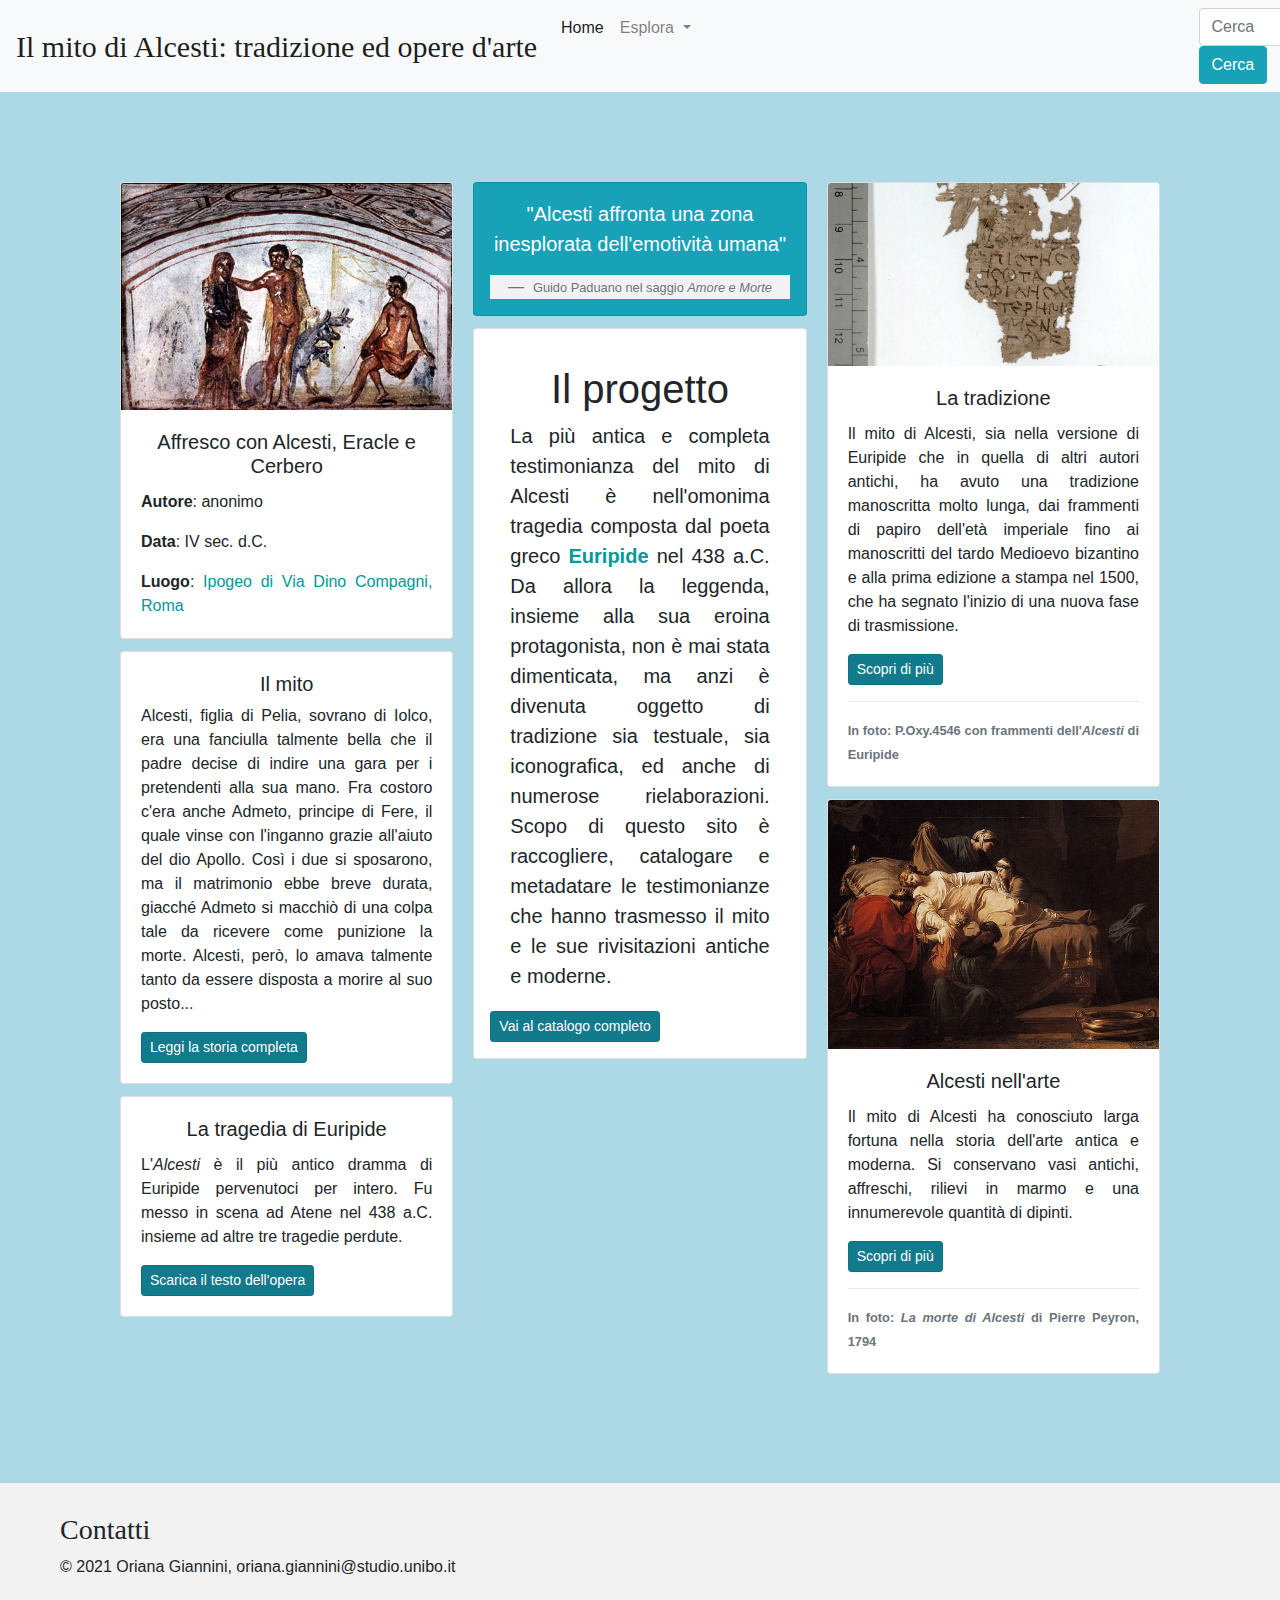
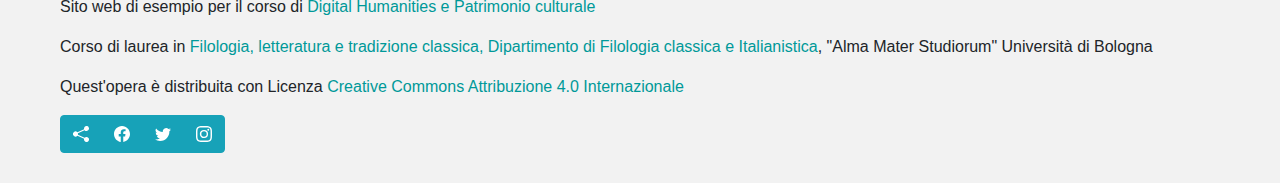
<file: index.htm>
<!DOCTYPE html>
<html lang="it">
<head>
<!-- charset -->
<meta charset="UTF-8">
<!-- viewport -->
<meta name="viewport" content="width=device-width, initial-scale=1, shrink-to-fit=no">
<!-- keywords -->
<meta name="keywords" content="mitologia greca, letteratura greca, Euripide, Alcesti, opere d'arte, papiri, manoscritti">
<!-- metadati DC -->
<meta name="DC.Title" content="Il mito di Alcesti: tradizione ed opere d'arte">
<meta name="DC.Creator" content="Oriana Giannini">
<meta name="DC.Subject" content="Il mito greco di Alcesti">
<meta name="DC.Description" content="il sito offre una collezione di testimonianze di vario genere e di epoche diverse sul mito di Alcesti">
<meta name="DC.Publisher"
        content="GitHub">
<meta name="DC.Date" content="09/2021">
<meta name="DC.Type" content="Sito web">
<meta name="DC.Format" content="HTML/CSS/JS">
<link rel="DC.Identifier" href="https://orianagiannini.github.io/il-mito-di-alcesti/">
<meta name="DC.Source" content="https://papyri.info/">
<meta name="DC.Source" content="https://www.trismegistos.org/index.php">
<meta name="DC.Source" content="https://digi.vatlib.it/?ling=it">
<meta name="DC.Source" content="https://mannapoli.it/">
<meta name="DC.Source" content="https://www.wga.hu/index.html">
<meta name="DC.Source" content="https://it.wikipedia.org/wiki/Pagina_principale">
<meta name="DC.Source" content="https://d.iogen.es/web">
<meta name="DC.Language" content="it">
<meta name="DC.Coverage" content="http://vocab.getty.edu/page/tgn/1000080">
<meta name="DC.Rights" content="https://creativecommons.org/licenses/by/4.0/">
<title>Il mito di Alcesti: tradizione ed opere d'arte</title>
<!-- bootstrap CSS-->
<link rel="stylesheet" type="text/css" href="bootstrap/css/bootstrap.min.css">
<!--link al CSS esterno -->
<link rel="stylesheet" type="text/css" href="style.css">
</head>
<body>
	<header>
		<nav class="navbar navbar-expand-lg navbar-light bg-light">
		   <a class="navbar-brand" href="#">Il mito di Alcesti: tradizione ed opere d'arte</a>
		   <button class="navbar-toggler" type="button" data-bs-toggle="collapse" data-bs-target="#navbarSupportedContent" aria-controls="navbarSupportedContent" aria-expanded="false" aria-label="Toggle navigation">
		     <span class="navbar-toggler-icon"></span>
		   </button>
		   <div class="collapse navbar-collapse" id="navbarSupportedContent">
		      <ul class="navbar-nav me-auto mb-2 mb-lg-0">
		        <li class="nav-item">
		          <a class="nav-link active" aria-current="page" href="#">Home</a>
		        </li>
		        <li class="nav-item dropdown">
		          <a class="nav-link dropdown-toggle" href="#" id="navbarDropdown" role="button" data-bs-toggle="dropdown" aria-expanded="false">
		            Esplora
		          </a>
		          <ul class="dropdown-menu" aria-labelledby="navbarDropdown">
		            <li><a class="dropdown-item" href="#">le opere d'arte</a></li>
		            <li><a class="dropdown-item" href="#">I testi</a></li>
		            <li><a class="dropdown-item" href="catalogo.htm" target="_blank">Il catalogo completo</a></li>
		          </ul>
		        </li>
		     	<form class="form-inline my-2 my-lg-0">
      				<input class="form-control mr-sm-2" type="search" placeholder="Cerca" aria-label="Search">
      				<button class="btn btn-info my-2 my-sm-0" type="submit">Cerca</button>
    			</form>
		    </div>
		</nav>
	</header>
	<main>
		<div class="container-fluid">
			<div class="rowhome">
				<div class="col-md-12">
				<div class="card-columns">
					  <div class="card">
					    <img src="immagini/alcestiederacle.jpg" class="card-img-top" alt="Alcesti, Eracle e Cerbero">
					    <div class="card-body">
					      <h5 class="card-title text-center"> Affresco con Alcesti, Eracle e Cerbero</h5>
					      <p class="card-text"><b>Autore</b>: anonimo</p>
					      <p class="card-text"><b>Data</b>: IV sec. d.C. </p>
					      <p class="card-text"><b>Luogo</b>: <a href="http://www.romasotterranea.it/ipogeo-di-via-dino-compagni.html" target="_blank">Ipogeo di Via Dino Compagni, Roma</a></p>
					    </div>
					  </div>
					  <div class="card">
					    <div class="card-body">
					      <h5 class="text-center">Il mito</h5>
					      <p class="card-text">Alcesti, figlia di Pelia, sovrano di Iolco, era una fanciulla talmente bella che il padre decise di indire una gara per i pretendenti alla sua mano. Fra costoro c'era anche Admeto, principe di Fere, il quale vinse con l'inganno grazie all'aiuto del dio Apollo. Così i due si sposarono, ma il matrimonio ebbe breve durata, giacché Admeto si macchiò di una colpa tale da ricevere come punizione la morte. Alcesti, però, lo amava talmente tanto da essere disposta a morire al suo posto...</p>
					      <a href="https://www.antigonecultura.it/mito-di-alcesti/" class="btn btn-info btn-lg active btn-sm" role="button" aria-pressed="true" target="_blank">Leggi la storia completa</a>
					    </div>
					  </div>
					  <div class="card">
					    <div class="card-body">
					      <h5 class="card-title text-center">La tragedia di Euripide</h5>
					      <p class="card-text">L'<em>Alcesti</em> è il più antico dramma di Euripide pervenutoci per intero. Fu messo in scena ad Atene nel 438 a.C. insieme ad altre tre tragedie perdute.</p>
					      <a href="https://www.homolaicus.com/letteratura/fonti/Alcesti-Euripide.pdf" class="btn btn-info btn-lg active btn-sm" role="button" aria-pressed="true" target="_blank">Scarica il testo dell'opera</a>
					    </div>
					  </div>
					  <div class="card bg-info text-white text-center p-3">
					    <blockquote class="blockquote mb-0">
					      <p>"Alcesti affronta una zona inesplorata dell'emotività umana"</p>
					      <footer class="blockquote-footer">
					        <small>
					          Guido Paduano nel saggio <cite title="Source Title">Amore e Morte</cite>
					        </small>
					      </footer>
					    </blockquote>
					  </div>
					  <div class="card p-3">
					    <blockquote class="blockquote mb-0 card-body text-center">
					      <h1>Il progetto</h1>
					      <p class="card-text">La più antica e completa testimonianza del mito di Alcesti è nell'omonima tragedia composta dal poeta greco <b><a href="persona.htm" target="_blank">Euripide</b></a> nel 438 a.C. Da allora la leggenda, insieme alla sua eroina protagonista, non è mai stata dimenticata, ma anzi è divenuta oggetto di tradizione sia testuale, sia iconografica, ed anche di numerose rielaborazioni. Scopo di questo sito è raccogliere, catalogare e metadatare le testimonianze che hanno trasmesso il mito e le sue rivisitazioni antiche e moderne.</p>
					    </blockquote>
					    <a href="catalogo.htm" class="btn btn-info btn-lg active btn-sm" role="button" aria-pressed="true" target="_blank">Vai al catalogo completo</a>
					  </div>
					  <iframe width="425" height="315" src="https://www.youtube.com/embed/MPc1RGJNlSQ" title="YouTube video player" frameborder="0" allow="accelerometer; autoplay; clipboard-write; encrypted-media; gyroscope; picture-in-picture" allowfullscreen></iframe>
					  <div class="card">
					  	<img src="papiri/poxy4546terzaslide.jpg" class="card-img-top" alt="P.Oxy.4546">
					    <div class="card-body">
					      <h5 class="card-title text-center">La tradizione</h5>
					      <p class="card-text">Il mito di Alcesti, sia nella versione di Euripide che in quella di altri autori antichi, ha avuto una tradizione manoscritta molto lunga, dai frammenti di papiro dell'età imperiale fino ai manoscritti del tardo Medioevo bizantino e alla prima edizione a stampa nel 1500, che ha segnato l'inizio di una nuova fase di trasmissione.</p>
					      <a href="" class="btn btn-info btn-lg active btn-sm" role="button" aria-pressed="true" target="_blank">Scopri di più</a>
					      <hr>
					      <p class="card-text"><small class="text-muted"><b>In foto: P.Oxy.4546 con frammenti dell'<em>Alcesti</em> di Euripide</b></small></p>
					    </div>
					  </div>
					  <div class="card">
					  	<img src="immagini/lamortedialcesti1.jpg" class="card-img-top" alt="La morte di Alcesti">
					    <div class="card-body">
					      <h5 class="card-title text-center">Alcesti nell'arte</h5>
					      <p class="card-text">Il mito di Alcesti ha conosciuto larga fortuna nella storia dell'arte antica e moderna. Si conservano vasi antichi, affreschi, rilievi in marmo e una innumerevole quantità di dipinti.</p>
					      <a href="" class="btn btn-info btn-lg active btn-sm" role="button" aria-pressed="true" target="_blank">Scopri di più</a>
					      <hr>
					      <p class="card-text"><small class="text-muted"><b>In foto: <em>La morte di Alcesti</em> di Pierre Peyron, 1794</b></small></p>
					    </div>
					  </div>
					</div>
				</div>
			</div>
		</div>		
	</main>
	<footer>
		<div class="info container-fluid">
			<div class="rowfooter">
				<div class="copy col-md-12">
					<h3 id="contacts">Contatti</h3>
					<p class="varie">&copy; 2021 Oriana Giannini, oriana.giannini@studio.unibo.it</p>
					<p class="varie">Sito web di esempio per il corso di <a class="rif" href="https://www.unibo.it/it/didattica/insegnamenti/insegnamento/2020/444725" target="_blank">Digital Humanities e Patrimonio culturale</a></p>
					<p class="varie">Corso di laurea in <a class="rif" href="https://corsi.unibo.it/magistrale/FilologiaClassica" target="_blank">Filologia, letteratura e tradizione classica,</a><a class="rif" href="https://ficlit.unibo.it/it" target="_blank"> Dipartimento di Filologia classica e Italianistica</a>, "Alma Mater Studiorum" Università di Bologna</p>
					<p class="varie">Quest'opera è distribuita con Licenza <a rel="license" href="http://creativecommons.org/licenses/by/4.0/">Creative Commons Attribuzione 4.0 Internazionale</a></p>
					<div class="btn-toolbar" role="toolbar" aria-label="Toolbar with button groups">
  						<div class="btn-group mr-2" role="group" aria-label="First group">
    						<button type="button" class="btn btn-info">
    							<svg xmlns="bootstrap-icons/share-fill.svg" width="16" height="16" fill="currentColor" class="bi bi-share-fill" viewBox="0 0 16 16">
  									<path d="M11 2.5a2.5 2.5 0 1 1 .603 1.628l-6.718 3.12a2.499 2.499 0 0 1 0 1.504l6.718 3.12a2.5 2.5 0 1 1-.488.876l-6.718-3.12a2.5 2.5 0 1 1 0-3.256l6.718-3.12A2.5 2.5 0 0 1 11 2.5z"/>
							</svg>
    						</button>
    						<button type="button" class="btn btn-info">
    							<svg xmlns="bootstrap-icons/facebook.svg" width="16" height="16" fill="currentColor" class="bi bi-facebook" viewBox="0 0 16 16">
  									<path d="M16 8.049c0-4.446-3.582-8.05-8-8.05C3.58 0-.002 3.603-.002 8.05c0 4.017 2.926 7.347 6.75 7.951v-5.625h-2.03V8.05H6.75V6.275c0-2.017 1.195-3.131 3.022-3.131.876 0 1.791.157 1.791.157v1.98h-1.009c-.993 0-1.303.621-1.303 1.258v1.51h2.218l-.354 2.326H9.25V16c3.824-.604 6.75-3.934 6.75-7.951z"/>
							</svg>
    						</button>
    						<button type="button" class="btn btn-info">
    							<svg xmlns="bootstrap-icons/twitter.svg" width="16" height="16" fill="currentColor" class="bi bi-twitter" viewBox="0 0 16 16">
  									<path d="M5.026 15c6.038 0 9.341-5.003 9.341-9.334 0-.14 0-.282-.006-.422A6.685 6.685 0 0 0 16 3.542a6.658 6.658 0 0 1-1.889.518 3.301 3.301 0 0 0 1.447-1.817 6.533 6.533 0 0 1-2.087.793A3.286 3.286 0 0 0 7.875 6.03a9.325 9.325 0 0 1-6.767-3.429 3.289 3.289 0 0 0 1.018 4.382A3.323 3.323 0 0 1 .64 6.575v.045a3.288 3.288 0 0 0 2.632 3.218 3.203 3.203 0 0 1-.865.115 3.23 3.23 0 0 1-.614-.057 3.283 3.283 0 0 0 3.067 2.277A6.588 6.588 0 0 1 .78 13.58a6.32 6.32 0 0 1-.78-.045A9.344 9.344 0 0 0 5.026 15z"/>
							</svg>
    						</button>
    						<button type="button" class="btn btn-info">
    							<svg xmlns="bootstrap-icons/instagram.svg" width="16" height="16" fill="currentColor" class="bi bi-instagram" viewBox="0 0 16 16">
  									<path d="M8 0C5.829 0 5.556.01 4.703.048 3.85.088 3.269.222 2.76.42a3.917 3.917 0 0 0-1.417.923A3.927 3.927 0 0 0 .42 2.76C.222 3.268.087 3.85.048 4.7.01 5.555 0 5.827 0 8.001c0 2.172.01 2.444.048 3.297.04.852.174 1.433.372 1.942.205.526.478.972.923 1.417.444.445.89.719 1.416.923.51.198 1.09.333 1.942.372C5.555 15.99 5.827 16 8 16s2.444-.01 3.298-.048c.851-.04 1.434-.174 1.943-.372a3.916 3.916 0 0 0 1.416-.923c.445-.445.718-.891.923-1.417.197-.509.332-1.09.372-1.942C15.99 10.445 16 10.173 16 8s-.01-2.445-.048-3.299c-.04-.851-.175-1.433-.372-1.941a3.926 3.926 0 0 0-.923-1.417A3.911 3.911 0 0 0 13.24.42c-.51-.198-1.092-.333-1.943-.372C10.443.01 10.172 0 7.998 0h.003zm-.717 1.442h.718c2.136 0 2.389.007 3.232.046.78.035 1.204.166 1.486.275.373.145.64.319.92.599.28.28.453.546.598.92.11.281.24.705.275 1.485.039.843.047 1.096.047 3.231s-.008 2.389-.047 3.232c-.035.78-.166 1.203-.275 1.485a2.47 2.47 0 0 1-.599.919c-.28.28-.546.453-.92.598-.28.11-.704.24-1.485.276-.843.038-1.096.047-3.232.047s-2.39-.009-3.233-.047c-.78-.036-1.203-.166-1.485-.276a2.478 2.478 0 0 1-.92-.598 2.48 2.48 0 0 1-.6-.92c-.109-.281-.24-.705-.275-1.485-.038-.843-.046-1.096-.046-3.233 0-2.136.008-2.388.046-3.231.036-.78.166-1.204.276-1.486.145-.373.319-.64.599-.92.28-.28.546-.453.92-.598.282-.11.705-.24 1.485-.276.738-.034 1.024-.044 2.515-.045v.002zm4.988 1.328a.96.96 0 1 0 0 1.92.96.96 0 0 0 0-1.92zm-4.27 1.122a4.109 4.109 0 1 0 0 8.217 4.109 4.109 0 0 0 0-8.217zm0 1.441a2.667 2.667 0 1 1 0 5.334 2.667 2.667 0 0 1 0-5.334z"/>
							</svg>
						</button>
  						</div>
					</div>
				</div>
			</div>
		</div>
	</footer>
		<script src="https://code.jquery.com/jquery-3.6.0.slim.min.js"
        integrity="sha256-u7e5khyithlIdTpu22PHhENmPcRdFiHRjhAuHcs05RI=" crossorigin="anonymous"></script>
        	<script src="https://cdn.jsdelivr.net/npm/bootstrap@5.0.2/dist/js/bootstrap.bundle.min.js" integrity="sha384-MrcW6ZMFYlzcLA8Nl+NtUVF0sA7MsXsP1UyJoMp4YLEuNSfAP+JcXn/tWtIaxVXM" crossorigin="anonymous"></script>
		<script src="bootstrap/js/bootstrap.bundle.min.js"></script>
</body>
</html>
</file>
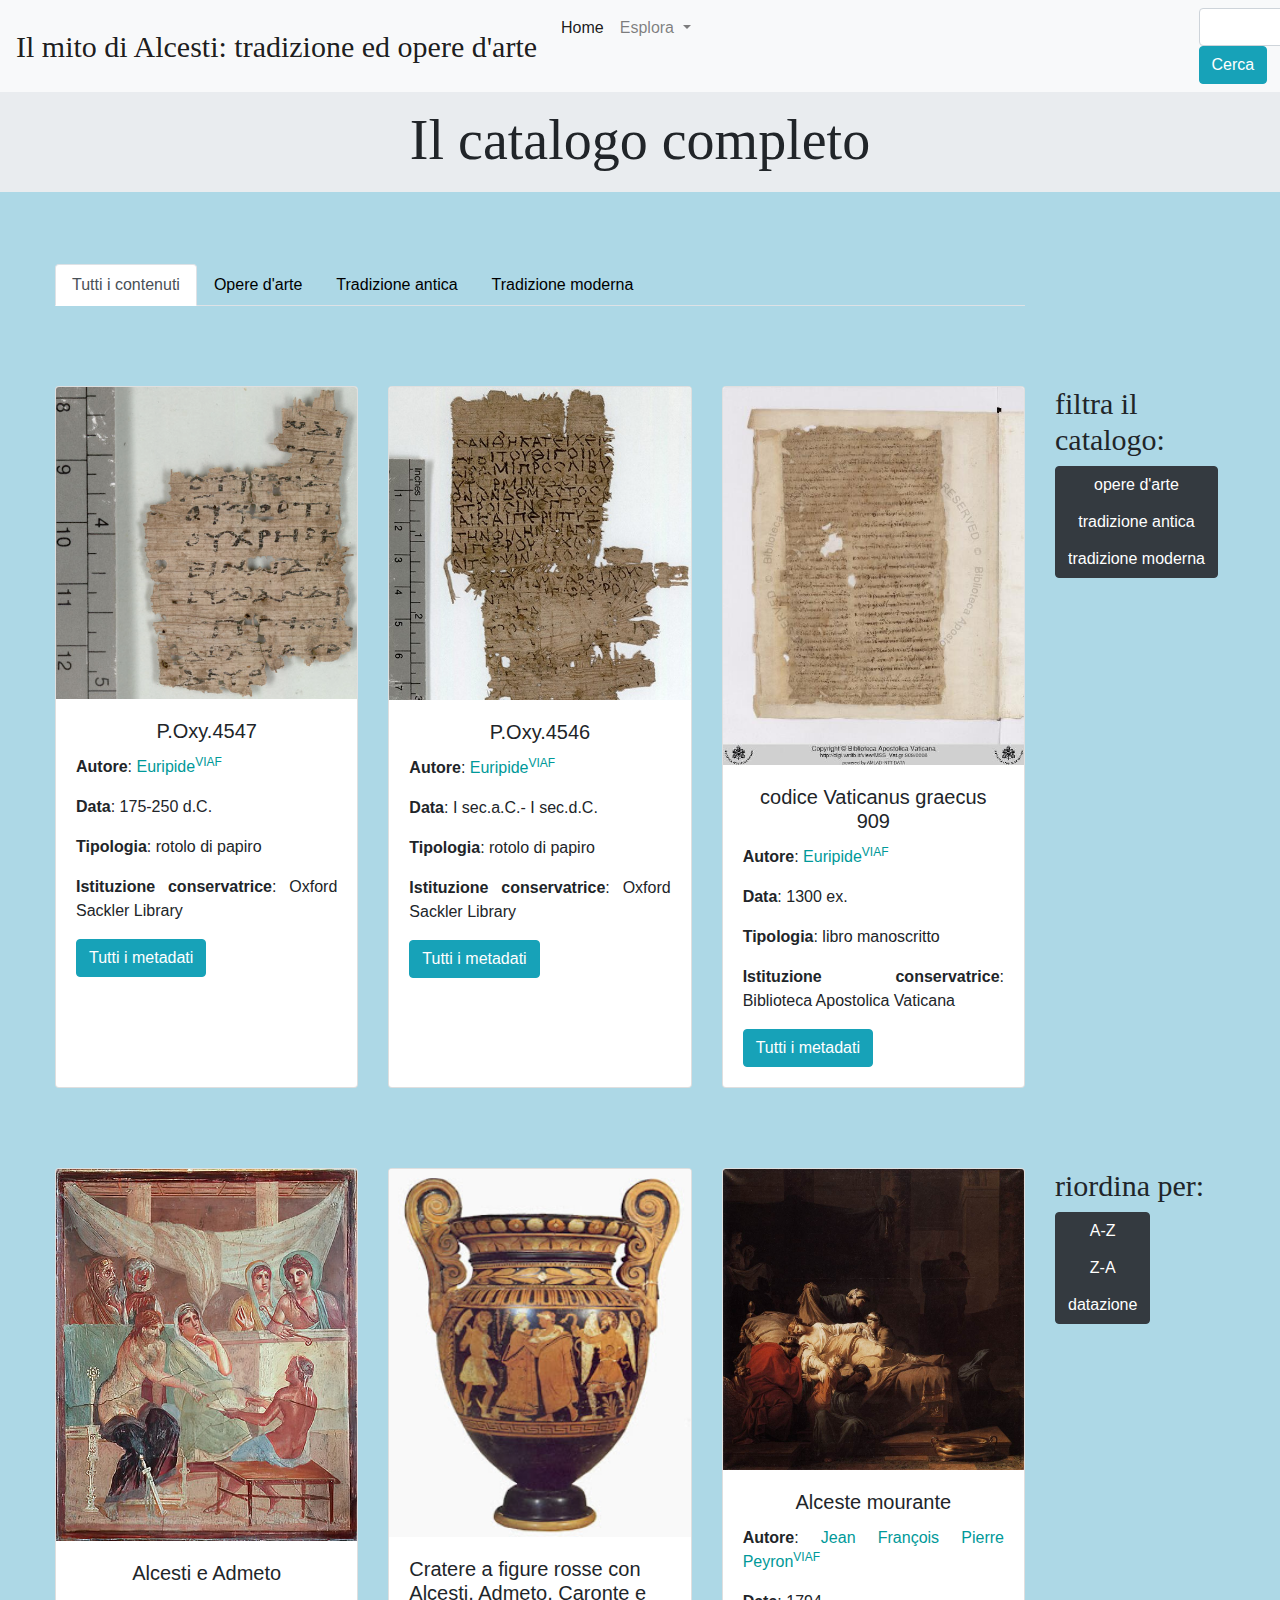
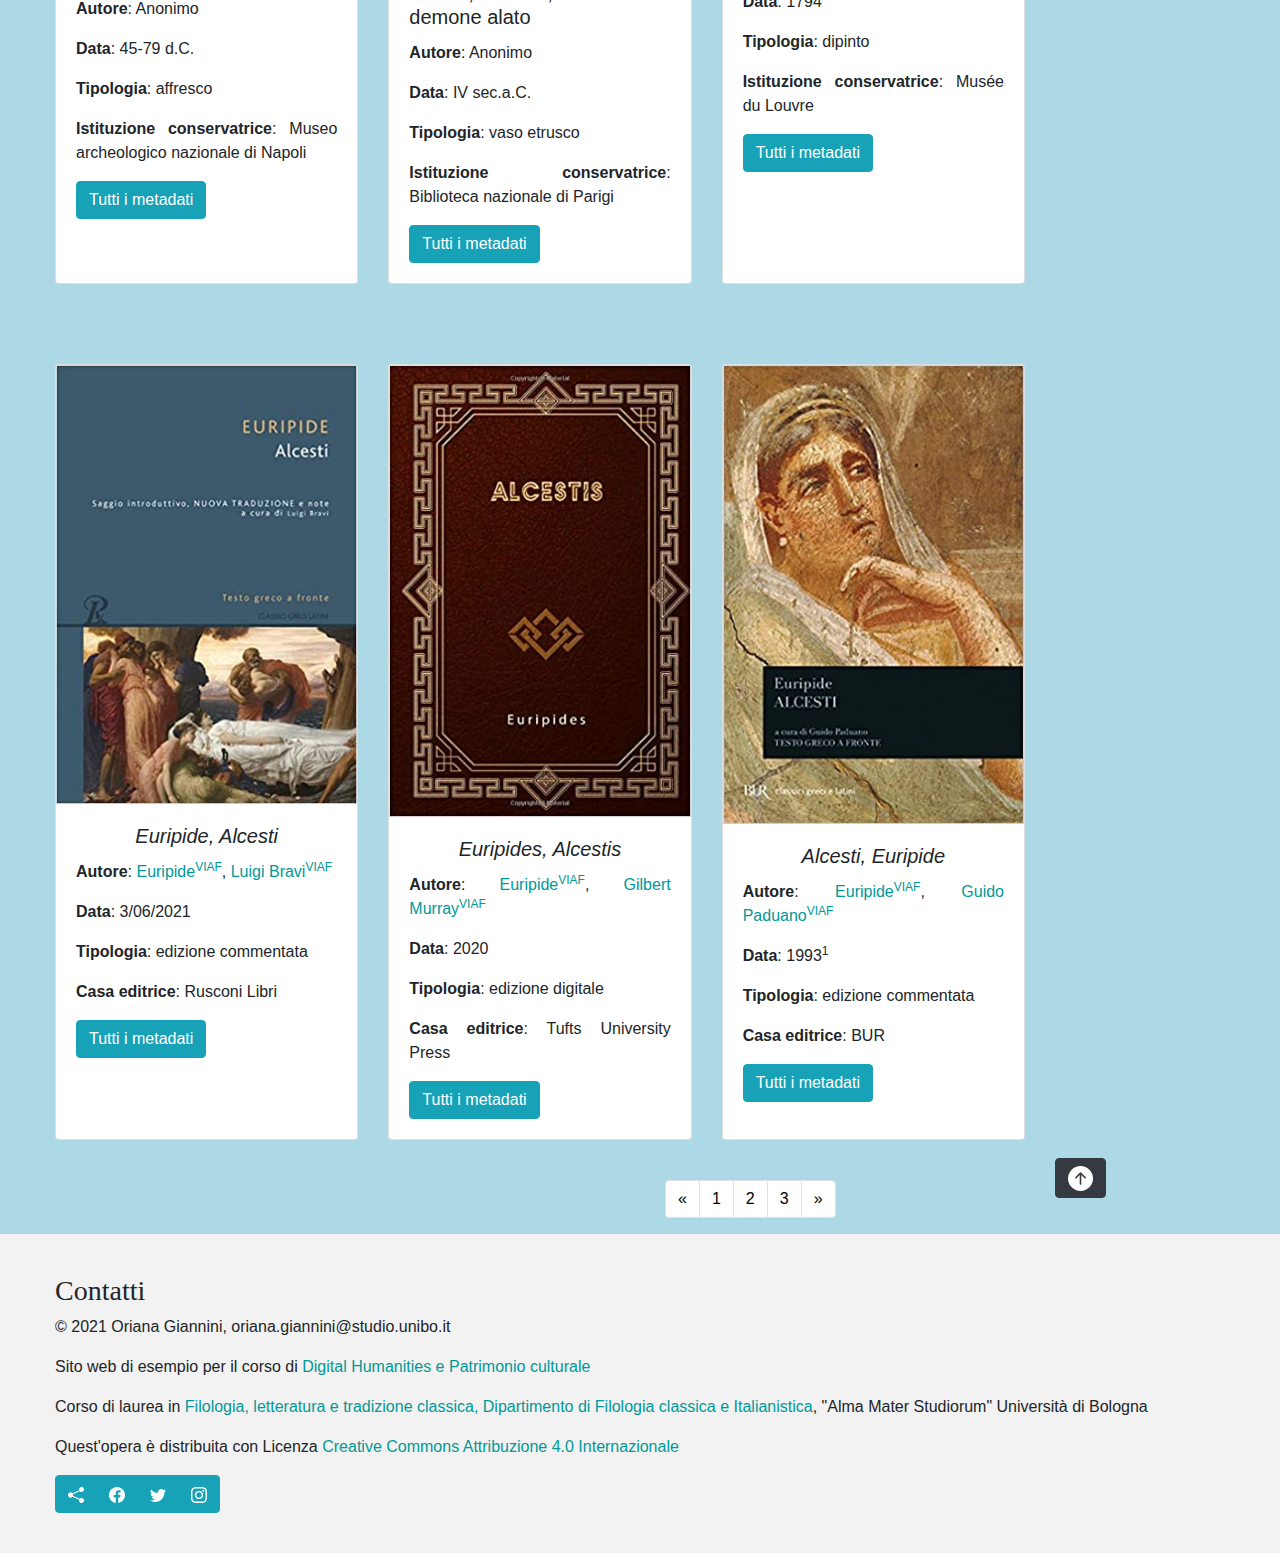
<file: catalogo.htm>
<!DOCTYPE html>
<html lang="it">
<head>
<!-- charset -->
<meta charset="UTF-8">
<!-- viewport -->
<meta name="viewport" content="width=device-width, initial-scale=1, shrink-to-fit=no">
<!-- keywords -->
<meta name="keywords" content="mitologia greca, letteratura greca, Euripide, tragedia greca, opere d'arte, arte antica, papiri, manoscritti">
<!-- metadati DC -->
<meta name="DC.Title" content="Il mito di Alcesti: tradizione ed opere d'arte">
<meta name="DC.Creator" content="Oriana Giannini">
<meta name="DC.Subject" content="Il mito greco di Alcesti">
<meta name="DC.Description" content="il sito offre una collezione di testimonianze di vario genere e di epoche diverse sul mito di Alcesti">
<meta name="DC.Publisher"
        content="GitHub">
<meta name="DC.Date" content="09/2021">
<meta name="DC.Type" content="Sito web">
<meta name="DC.Format" content="HTML/CSS/JS">
<link rel="DC.Identifier"href=" https://orianagiannini.github.io/il-mito-di-alcesti/">
<meta name="DC.Source" content="https://papyri.info/#">
<meta name="DC.Source" content="https://www.trismegistos.org/index.php">
<meta name="DC.Source" content="https://digi.vatlib.it/?ling=it">
<meta name="DC.Source" content="https://mannapoli.it/">
<meta name="DC.Source" content="https://www.wga.hu/index.html">
<meta name="DC.Source" content="https://it.wikipedia.org/wiki/Pagina_principale">
<meta name="DC.Source" content="https://d.iogen.es/web">
<meta name="DC.Language" content="it">
<meta name="DC.Coverage" content="http://vocab.getty.edu/page/tgn/1000080">
<meta name="DC.Rights" content="https://creativecommons.org/licenses/by/4.0/">
<title>Il mito di Alcesti: tradizione ed opere d'arte</title>
<!-- bootstrap CSS-->
<link rel="stylesheet" type="text/css" href="bootstrap/css/bootstrap.min.css">
<!--link al CSS esterno -->
<link rel="stylesheet" type="text/css" href="style.css">
</head>
<body>
	<header id="tornasu">
		<nav class="navbar navbar-expand-lg navbar-light bg-light">
		   <a class="navbar-brand" href="#">Il mito di Alcesti: tradizione ed opere d'arte</a>
		   <button class="navbar-toggler" type="button" data-bs-toggle="collapse" data-bs-target="#navbarSupportedContent" aria-controls="navbarSupportedContent" aria-expanded="false" aria-label="Toggle navigation">
		     <span class="navbar-toggler-icon"></span>
		   </button>
		   <div class="collapse navbar-collapse" id="navbarSupportedContent">
		      <ul class="navbar-nav me-auto mb-2 mb-lg-0">
		        <li class="nav-item">
		          <a class="nav-link active" aria-current="page" href="index.htm">Home</a>
		        </li>
		        <li class="nav-item dropdown">
		          <a class="nav-link dropdown-toggle" href="#" id="navbarDropdown" role="button" data-bs-toggle="dropdown" aria-expanded="false">
		            Esplora
		          </a>
		          <ul class="dropdown-menu" aria-labelledby="navbarDropdown">
		            <li><a class="dropdown-item" href="#">le opere d'arte</a></li>
		            <li><a class="dropdown-item" href="#">I testi</a></li>
		            <li><a class="dropdown-item" href="#">Il catalogo completo</a></li>
		          </ul>
		        </li>
		      	<form class="form-inline my-2 my-lg-0">
      				<input class="form-control mr-sm-2" type="search" aria-label="Search">
      				<button class="btn btn-info my-2 my-sm-0" type="submit">Cerca</button>
    			</form>
		    </div>
		</nav>
	</header>
	<main>
		<div class="jumbotron jumbotron-fluid">
		  <div class="container">
		    <h3 class="display-4">Il catalogo completo</h3>
		  </div>
		</div>
		<div class ="container-fluid">
			<div class="row">
				<div class="col-md-10">
					<ul class="nav nav-tabs">
					  <li class="nav-item">
					    <a class="nav-link active" href="#">Tutti i contenuti</a>
					  </li>
					  <li class="nav-item">
					    <a class="nav-link" href="#">Opere d'arte</a>
					  </li>
					  <li class="nav-item">
					    <a class="nav-link" href="#">Tradizione antica</a>
					  </li>
					  <li class="nav-item">
					    <a class="nav-link" href="#">Tradizione moderna</a>
					  </li>
					</ul>
				</div>
				<div class="col-md-2"></div>
			</div>
		</div>
		<!-- LISTA ITEMS -->
		<div class="container-fluid">
			<div class="row">
				<div class="col-md-10">
					<div class="card-deck">
					  <div class="card">
					    <img src="papiri/poxy454.jpg" class="card-img-top" alt="P.Oxy.4547 con testo dell'Alcesti">
					    <div class="card-body">
					      <h5 class="card-title text-center">P.Oxy.4547</h5>
					      <p class="card-text"><b>Autore</b>: <a href="http://viaf.org/viaf/265326651/#Eur%C3%ADpides" target="_blank" title="Identificativo VIAF di Euripide">Euripide<sup>VIAF</sup></a></p>
					      <p class="card-text"><b>Data</b>: 175-250 d.C.</p>
					      <p class="card-text"><b>Tipologia</b>: rotolo di papiro</p>
					      <p class="card-text"><b>Istituzione conservatrice</b>: Oxford Sackler Library</p>
					      <a href="#" target="_blank" class="btn btn-info">Tutti i metadati</a>
					    </div>
					  </div>
					  <div class="card">
					    <img src="papiri/p-oxy-45467-2.jpg" class="card-img-top" alt="P.Oxy.4546 con testo dell'Alcesti">
					    <div class="card-body">
					      <h5 class="card-title text-center">P.Oxy.4546</h5>
					      <p class="card-text"><b>Autore</b>: <a href="http://viaf.org/viaf/265326651/#Eur%C3%ADpides" target="_blank" title="Identificativo VIAF di Euripide">Euripide<sup>VIAF</sup></a></p>
					      <p class="card-text"><b>Data</b>: I sec.a.C.- I sec.d.C.</p>
					      <p class="card-text"><b>Tipologia</b>: rotolo di papiro</p>
					      <p class="card-text"><b>Istituzione conservatrice</b>: Oxford Sackler Library</p>
					      <a href="item.htm" target="_blank" class="btn btn-info">Tutti i metadati</a>
					    </div>
					  </div>
					  <div class="card">
					    <img src="immagini/vatgrec909.jpg" class="card-img-top" alt="Codice Vaticano greco 909">
					    <div class="card-body">
					      <h5 class="card-title text-center">codice Vaticanus graecus 909</h5>
					      <p class="card-text"><b>Autore</b>: <a href="http://viaf.org/viaf/265326651/#Eur%C3%ADpides" target="_blank" title="Identificativo VIAF di Euripide">Euripide<sup>VIAF</sup></a></p>
					      <p class="card-text"><b>Data</b>: 1300 ex.</p>
					      <p class="card-text"><b>Tipologia</b>: libro manoscritto</p>
					      <p class="card-text"><b>Istituzione conservatrice</b>: Biblioteca Apostolica Vaticana</p>
					      <a href="#" target="_blank" class="btn btn-info">Tutti i metadati</a>
					    </div>
					  </div>
					</div>
				</div>
				<div class="col-md-2">
					<h4>filtra il catalogo:</h4>
					<div class="btn-group-vertical">
						<button type="button" class="btn btn-dark">opere d'arte</button>
						<button type="button" class="btn btn-dark">tradizione antica</button>
						<button type="button" class="btn btn-dark">tradizione moderna</button>
					</div>		
				</div>
			</div>
		</div>
		<div class="container-fluid">
			<div class="row">
				<div class="col-md-10">
					<div class="card-deck">
					  <div class="card">
					    <img src="immagini/alcestieadmetoaffresco2.jpg" class="card-img-top" alt="affresco raffigurante Alcesti e Admeto">
					    <div class="card-body">
					      <h5 class="card-title text-center">Alcesti e Admeto</h5>
					      <p class="card-text"><b>Autore</b>: Anonimo</p>
					      <p class="card-text"><b>Data</b>: 45-79 d.C.</p>
					      <p class="card-text"><b>Tipologia</b>: affresco</p>
					      <p class="card-text"><b>Istituzione conservatrice</b>: Museo archeologico nazionale di Napoli</p>
					      <a href="#" target="_blank" class="btn btn-info">Tutti i metadati</a>
					    </div>
					  </div>
					  <div class="card">
					    <img src="immagini/crateremitoalcesti.jpg" class="card-img-top" alt="cratere a figure rosse con scena dal mito di Alcesti">
					    <div class="card-body">
					      <h5 class="card-title">Cratere a figure rosse con Alcesti, Admeto, Caronte e demone alato</h5>
					      <p class="card-text"><b>Autore</b>: Anonimo</p>
					      <p class="card-text"><b>Data</b>: IV sec.a.C.</p>
					      <p class="card-text"><b>Tipologia</b>: vaso etrusco</p>
					      <p class="card-text"><b>Istituzione conservatrice</b>: Biblioteca nazionale di Parigi</p>
					      <a href="#" target="_blank" class="btn btn-info">Tutti i metadati</a>
					    </div>
					  </div>
					  <div class="card">
					    <img src="immagini/lamortedialcesti.jpg" class="card-img-top" alt="La morte di Alcesti">
					    <div class="card-body">
					      <h5 class="card-title text-center">Alceste mourante</h5>
					      <p class="card-text"><b>Autore</b>: <a href="http://viaf.org/viaf/22306731/#Peyron,_Jean_Fran%C3%A7ois_Pierre,_1744-1814" target="_blank" title="Identificativo VIAF di Jean François Pierre Peyron">Jean François Pierre Peyron<sup>VIAF</sup></a></p>
					      <p class="card-text"><b>Data</b>: 1794</p>
					      <p class="card-text"><b>Tipologia</b>: dipinto</p>
					      <p class="card-text"><b>Istituzione conservatrice</b>: Musée du Louvre</p>
					      <a href="#" target="_blank" class="btn btn-info">Tutti i metadati</a>
					    </div>
					  </div>
					</div>
				</div>
				<div class="col-md-2">
					<h4>riordina per:</h4>
					<div class="btn-group-vertical">
						<button type="button" class="btn btn-dark">A-Z</button>
						<button type="button" class="btn btn-dark">Z-A</button>
						<button type="button" class="btn btn-dark">datazione</button>
					</div>
				</div>	
			</div>
		</div>
		<div class="container-fluid">
			<div class="row">
				<div class="col-md-10">
					<div class="card-deck">
					  <div class="card">
					    <img src="immagini/alcestiluigibravi.jpg" class="card-img-top" alt="Euripides, Alkestis, by Gilbert Murray">
					    <div class="card-body">
					      <h5 class="card-title text-center"><em>Euripide, Alcesti</em></h5>
					      <p class="card-text"><b>Autore</b>: <a href="http://viaf.org/viaf/265326651/#Eur%C3%ADpides" target="_blank" title="Identificativo VIAF di Euripide">Euripide<sup>VIAF</sup></a>, <a href="http://viaf.org/viaf/54467343/#Bravi,_Luigi.." target="_blank" title="Identificativo di Luigi Bravi">Luigi Bravi<sup>VIAF</sup></a></p>
					      <p class="card-text"><b>Data</b>: 3/06/2021</p>
					      <p class="card-text"><b>Tipologia</b>: edizione commentata</p>
					      <p class="card-text"><b>Casa editrice</b>: Rusconi Libri</p>
					      <a href="#" target="_blank" class="btn btn-info">Tutti i metadati</a>
					    </div>
					  </div>
					  <div class="card">
					    <img src="immagini/alcestimurray.jpg" class="card-img-top" alt="Euripide, Alcesti">
					    <div class="card-body">
					      <h5 class="card-title text-center"><em>Euripides, Alcestis</em></h5>
					      <p class="card-text"><b>Autore</b>: <a href="http://viaf.org/viaf/265326651/#Eur%C3%ADpides" target="_blank" title="Identificativo VIAF di Euripide">Euripide<sup>VIAF</sup></a>, <a href="http://viaf.org/viaf/69007721/#Murray,_Gilbert,_1866-1957." target="_blank" title="Identificativo di Gilbert Murray">Gilbert Murray<sup>VIAF</sup></a></p>
					      <p class="card-text"><b>Data</b>: 2020</p>
					      <p class="card-text"><b>Tipologia</b>: edizione digitale</p>
					      <p class="card-text"><b>Casa editrice</b>: Tufts University Press</p>
					      <a href="#" target="_blank" class="btn btn-info">Tutti i metadati</a>
					    </div>
					  </div>
					  <div class="card">
					    <img src="immagini/alcestibur.jpg" class="card-img-top" alt="Euripides: Alcestis, Cyclops, Medea">
					    <div class="card-body">
					      <h5 class="card-title text-center"><em>Alcesti, Euripide</em></h5>
					      <p class="card-text"><b>Autore</b>: <a href="http://viaf.org/viaf/265326651/#Eur%C3%ADpides" target="_blank" title="Identificativo VIAF di Euripide">Euripide<sup>VIAF</sup></a>, <a href="http://viaf.org/viaf/36935181/#Paduano,_Guido,_1944-...." target="_blank" title="Identificativo di Guido Paduano">Guido Paduano<sup>VIAF</sup></a></p>
					      <p class="card-text"><b>Data</b>: 1993<sup>1</sup></p>
					      <p class="card-text"><b>Tipologia</b>: edizione commentata</p>
					      <p class="card-text"><b>Casa editrice</b>: BUR</p>
					      <a href="#" target="_blank" class="btn btn-info">Tutti i metadati</a>
					    </div>
					  </div>
					</div>
				</div>
				<div class="col-md-2">
					<a href="#tornasu"><button type="button" class="btn btn-dark" style="position: relative; top:794px;">
						<svg xmlns="bootstrap-icons/arrow-up-circle-fill.svg" width="25" height="25" fill="currentColor" class="bi bi-arrow-up-circle-fill" viewBox="0 0 16 16">
						  <path d="M16 8A8 8 0 1 0 0 8a8 8 0 0 0 16 0zm-7.5 3.5a.5.5 0 0 1-1 0V5.707L5.354 7.854a.5.5 0 1 1-.708-.708l3-3a.5.5 0 0 1 .708 0l3 3a.5.5 0 0 1-.708.708L8.5 5.707V11.5z"/>
						</svg>
					</button></a>
				</div>
			</div>
		</div>
		<div class="col-md-12">
			<nav aria-label="Page navigation example">
			  <ul class="pagination">
			    <li class="page-item">
			      <a class="page-link" href="#" aria-label="Previous">
			        <span aria-hidden="true">&laquo;</span>
			      </a>
			    </li>
			    <li class="page-item"><a class="page-link" href="#">1</a></li>
			    <li class="page-item"><a class="page-link" href="#">2</a></li>
			    <li class="page-item"><a class="page-link" href="#">3</a></li>
			    <li class="page-item">
			      <a class="page-link" href="#" aria-label="Next">
			        <span aria-hidden="true">&raquo;</span>
			      </a>
			    </li>
			  </ul>
			</nav>
		</div>
	</main>
	<footer>
		<div class="info container-fluid">
			<div class="row">
				<div class="copy col-md-12">
					<h3 id="contacts">Contatti</h3>
					<p class="varie">&copy; 2021 Oriana Giannini, oriana.giannini@studio.unibo.it</p>
					<p class="varie">Sito web di esempio per il corso di <a class="rif" href="https://www.unibo.it/it/didattica/insegnamenti/insegnamento/2020/444725" target="_blank">Digital Humanities e Patrimonio culturale</a></p>
					<p class="varie">Corso di laurea in <a class="rif" href="https://corsi.unibo.it/magistrale/FilologiaClassica" target="_blank">Filologia, letteratura e tradizione classica,</a><a class="rif" href="https://ficlit.unibo.it/it" target="_blank"> Dipartimento di Filologia classica e Italianistica</a>, "Alma Mater Studiorum" Università di Bologna</p>
					<p class="varie">Quest'opera è distribuita con Licenza <a rel="license" href="http://creativecommons.org/licenses/by/4.0/">Creative Commons Attribuzione 4.0 Internazionale</a></p>
					<div class="btn-toolbar" role="toolbar" aria-label="Toolbar with button groups">
  						<div class="btn-group mr-2" role="group" aria-label="First group">
    						<button type="button" class="btn btn-info">
    							<svg xmlns="bootstrap-icons/share-fill.svg" width="16" height="16" fill="currentColor" class="bi bi-share-fill" viewBox="0 0 16 16">
  									<path d="M11 2.5a2.5 2.5 0 1 1 .603 1.628l-6.718 3.12a2.499 2.499 0 0 1 0 1.504l6.718 3.12a2.5 2.5 0 1 1-.488.876l-6.718-3.12a2.5 2.5 0 1 1 0-3.256l6.718-3.12A2.5 2.5 0 0 1 11 2.5z"/>
							</svg>
    						</button>
    						<button type="button" class="btn btn-info">
    							<svg xmlns="bootstrap-icons/facebook.svg" width="16" height="16" fill="currentColor" class="bi bi-facebook" viewBox="0 0 16 16">
  									<path d="M16 8.049c0-4.446-3.582-8.05-8-8.05C3.58 0-.002 3.603-.002 8.05c0 4.017 2.926 7.347 6.75 7.951v-5.625h-2.03V8.05H6.75V6.275c0-2.017 1.195-3.131 3.022-3.131.876 0 1.791.157 1.791.157v1.98h-1.009c-.993 0-1.303.621-1.303 1.258v1.51h2.218l-.354 2.326H9.25V16c3.824-.604 6.75-3.934 6.75-7.951z"/>
							</svg>
    						</button>
    						<button type="button" class="btn btn-info">
    							<svg xmlns="bootstrap-icons/twitter.svg" width="16" height="16" fill="currentColor" class="bi bi-twitter" viewBox="0 0 16 16">
  									<path d="M5.026 15c6.038 0 9.341-5.003 9.341-9.334 0-.14 0-.282-.006-.422A6.685 6.685 0 0 0 16 3.542a6.658 6.658 0 0 1-1.889.518 3.301 3.301 0 0 0 1.447-1.817 6.533 6.533 0 0 1-2.087.793A3.286 3.286 0 0 0 7.875 6.03a9.325 9.325 0 0 1-6.767-3.429 3.289 3.289 0 0 0 1.018 4.382A3.323 3.323 0 0 1 .64 6.575v.045a3.288 3.288 0 0 0 2.632 3.218 3.203 3.203 0 0 1-.865.115 3.23 3.23 0 0 1-.614-.057 3.283 3.283 0 0 0 3.067 2.277A6.588 6.588 0 0 1 .78 13.58a6.32 6.32 0 0 1-.78-.045A9.344 9.344 0 0 0 5.026 15z"/>
							</svg>
    						</button>
    						<button type="button" class="btn btn-info">
    							<svg xmlns="bootstrap-icons/instagram.svg" width="16" height="16" fill="currentColor" class="bi bi-instagram" viewBox="0 0 16 16">
  									<path d="M8 0C5.829 0 5.556.01 4.703.048 3.85.088 3.269.222 2.76.42a3.917 3.917 0 0 0-1.417.923A3.927 3.927 0 0 0 .42 2.76C.222 3.268.087 3.85.048 4.7.01 5.555 0 5.827 0 8.001c0 2.172.01 2.444.048 3.297.04.852.174 1.433.372 1.942.205.526.478.972.923 1.417.444.445.89.719 1.416.923.51.198 1.09.333 1.942.372C5.555 15.99 5.827 16 8 16s2.444-.01 3.298-.048c.851-.04 1.434-.174 1.943-.372a3.916 3.916 0 0 0 1.416-.923c.445-.445.718-.891.923-1.417.197-.509.332-1.09.372-1.942C15.99 10.445 16 10.173 16 8s-.01-2.445-.048-3.299c-.04-.851-.175-1.433-.372-1.941a3.926 3.926 0 0 0-.923-1.417A3.911 3.911 0 0 0 13.24.42c-.51-.198-1.092-.333-1.943-.372C10.443.01 10.172 0 7.998 0h.003zm-.717 1.442h.718c2.136 0 2.389.007 3.232.046.78.035 1.204.166 1.486.275.373.145.64.319.92.599.28.28.453.546.598.92.11.281.24.705.275 1.485.039.843.047 1.096.047 3.231s-.008 2.389-.047 3.232c-.035.78-.166 1.203-.275 1.485a2.47 2.47 0 0 1-.599.919c-.28.28-.546.453-.92.598-.28.11-.704.24-1.485.276-.843.038-1.096.047-3.232.047s-2.39-.009-3.233-.047c-.78-.036-1.203-.166-1.485-.276a2.478 2.478 0 0 1-.92-.598 2.48 2.48 0 0 1-.6-.92c-.109-.281-.24-.705-.275-1.485-.038-.843-.046-1.096-.046-3.233 0-2.136.008-2.388.046-3.231.036-.78.166-1.204.276-1.486.145-.373.319-.64.599-.92.28-.28.546-.453.92-.598.282-.11.705-.24 1.485-.276.738-.034 1.024-.044 2.515-.045v.002zm4.988 1.328a.96.96 0 1 0 0 1.92.96.96 0 0 0 0-1.92zm-4.27 1.122a4.109 4.109 0 1 0 0 8.217 4.109 4.109 0 0 0 0-8.217zm0 1.441a2.667 2.667 0 1 1 0 5.334 2.667 2.667 0 0 1 0-5.334z"/>
							</svg>
						</button>
  						</div>
					</div>
				</div>
			</div>
		</div>
	</footer>
	<script src="https://code.jquery.com/jquery-3.6.0.slim.min.js"
        integrity="sha256-u7e5khyithlIdTpu22PHhENmPcRdFiHRjhAuHcs05RI=" crossorigin="anonymous"></script>
	<script src="https://cdn.jsdelivr.net/npm/bootstrap@5.0.2/dist/js/bootstrap.bundle.min.js" integrity="sha384-MrcW6ZMFYlzcLA8Nl+NtUVF0sA7MsXsP1UyJoMp4YLEuNSfAP+JcXn/tWtIaxVXM" crossorigin="anonymous"></script>
	<script src="bootstrap/js/bootstrap.bundle.min.js"></script>
</body>
</html>
</file>
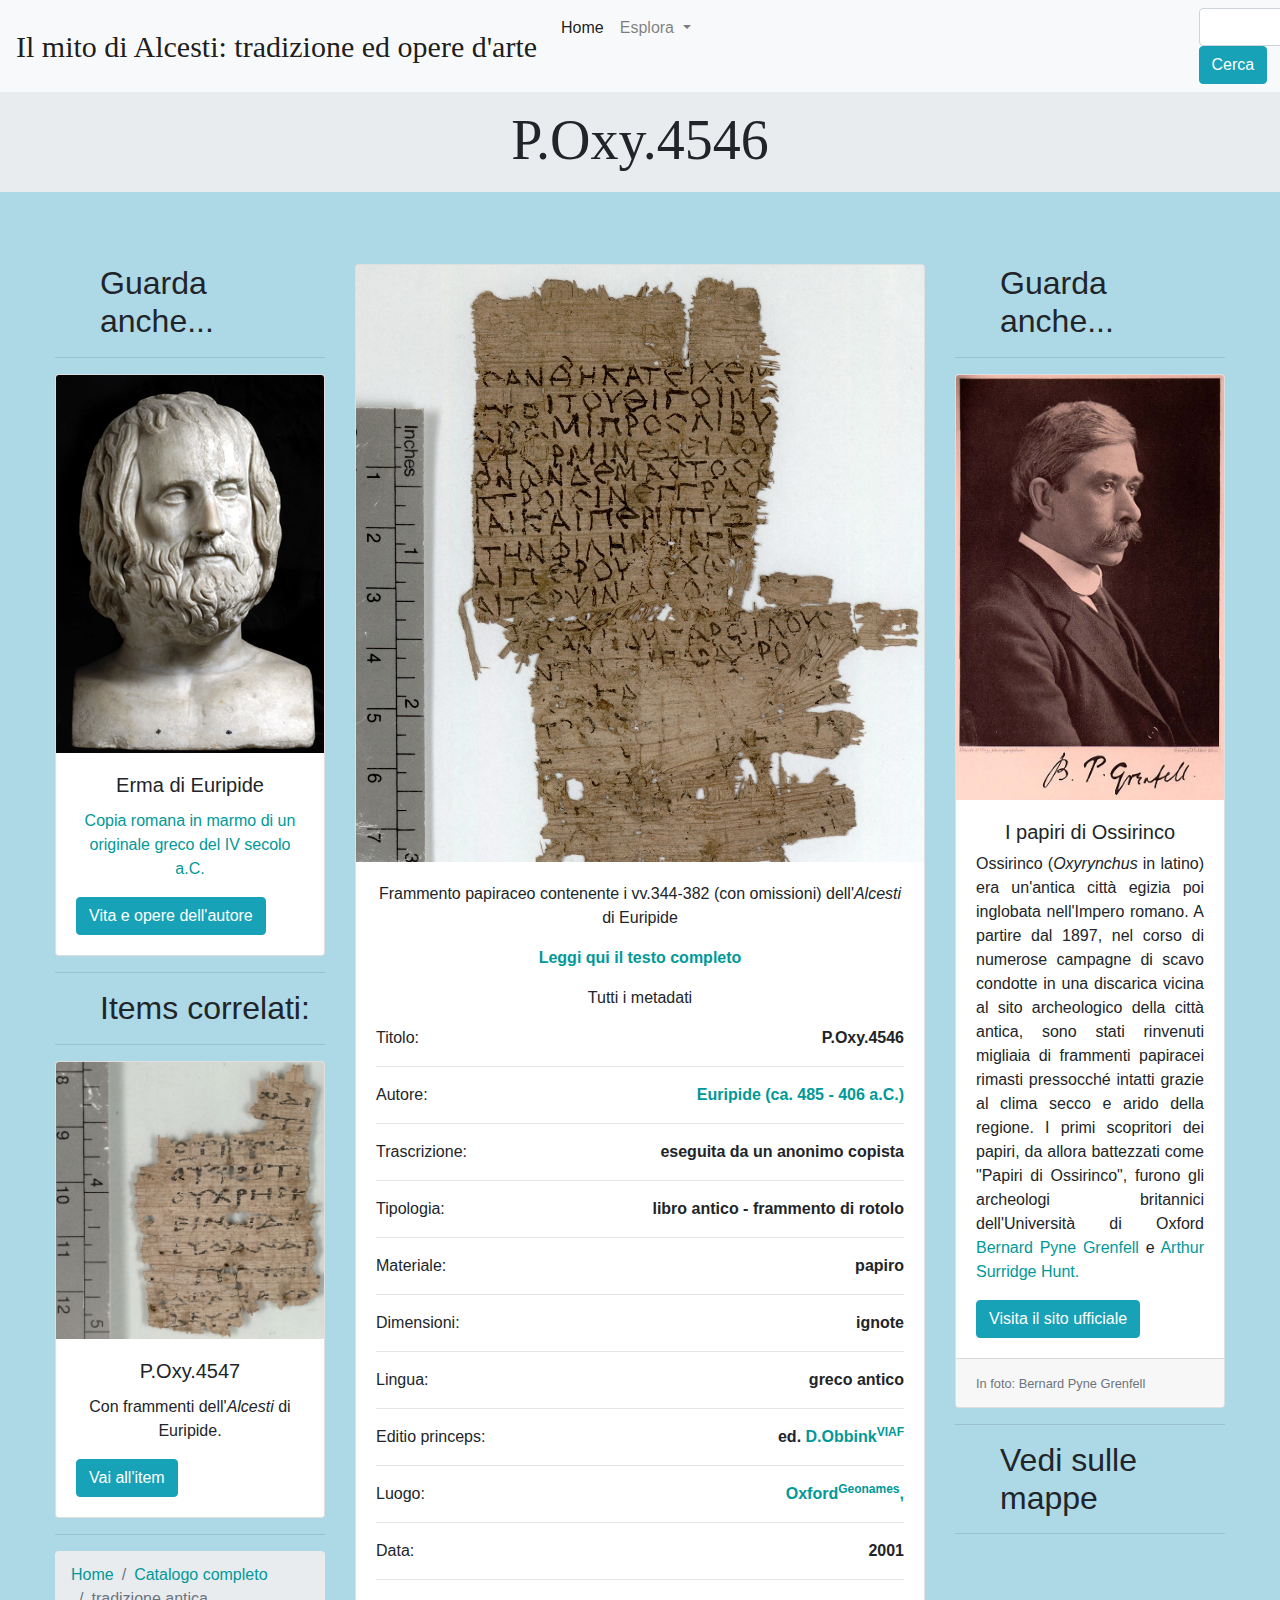
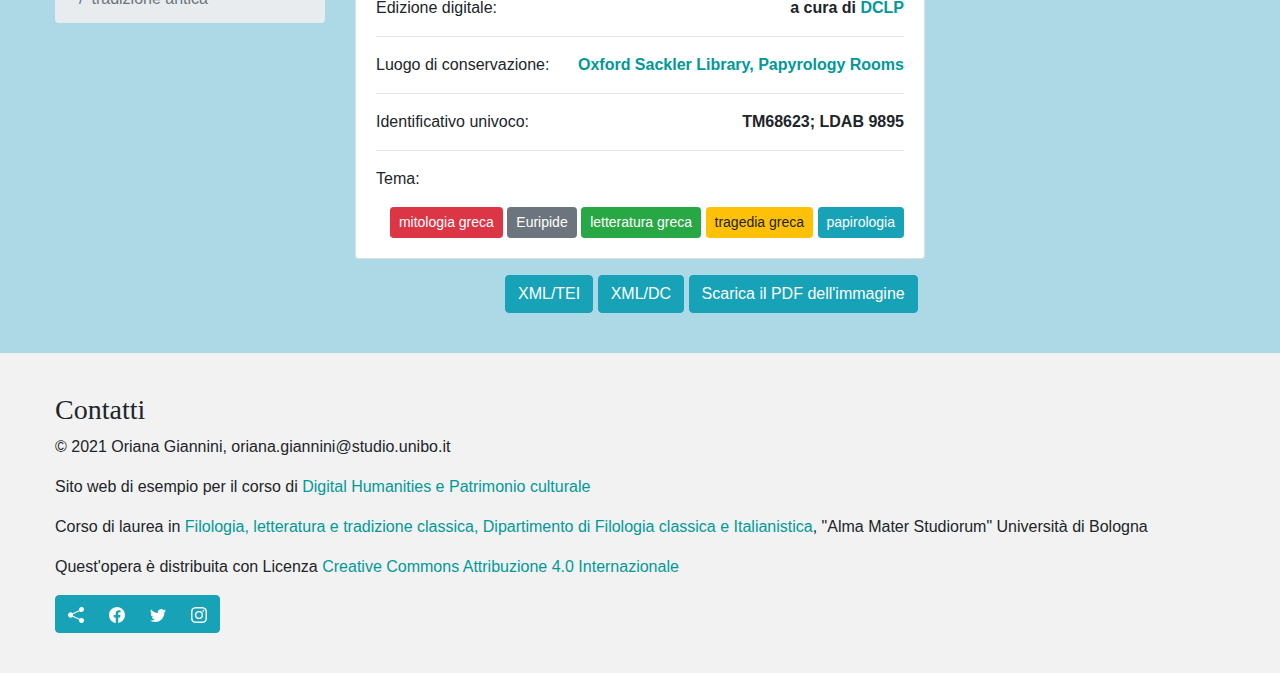
<file: item.htm>
<!DOCTYPE html>
<html lang="it">
<head>
<!-- charset -->
<meta charset="UTF-8">
<!-- viewport -->
<meta name="viewport" content="width=device-width, initial-scale=1, shrink-to-fit=no">
<!-- keywords -->
<meta name="keywords" content="mitologia greca, letteratura greca, Euripide, tragedia greca, opere d'arte, arte antica, papiri, manoscritti">
<!-- metadati DC -->
<meta name="DC.Title" content="Il mito di Alcesti: tradizione ed opere d'arte">
<meta name="DC.Creator" content="Oriana Giannini">
<meta name="DC.Subject" content="Il mito greco di Alcesti">
<meta name="DC.Description" content="il sito offre una collezione di testimonianze di vario genere e di epoche diverse sul mito di Alcesti">
<meta name="DC.Publisher"
        content="GitHub">
<meta name="DC.Date" content="09/2021">
<meta name="DC.Type" content="Sito web">
<meta name="DC.Format" content="HTML/CSS/JS">
<link rel="DC.Identifier"href=" https://orianagiannini.github.io/il-mito-di-alcesti/">
<meta name="DC.Source" content="https://papyri.info/#">
<meta name="DC.Source" content="https://www.trismegistos.org/index.php">
<meta name="DC.Source" content="https://digi.vatlib.it/?ling=it">
<meta name="DC.Source" content="https://mannapoli.it/">
<meta name="DC.Source" content="https://www.wga.hu/index.html">
<meta name="DC.Source" content="https://it.wikipedia.org/wiki/Pagina_principale">
<meta name="DC.Source" content="https://d.iogen.es/web">
<meta name="DC.Language" content="it">
<meta name="DC.Coverage" content="http://vocab.getty.edu/page/tgn/1000080">
<meta name="DC.Rights" content="https://creativecommons.org/licenses/by/4.0/">
<title>Il mito di Alcesti: tradizione ed opere d'arte</title>
<!-- bootstrap CSS-->
<link rel="stylesheet" type="text/css" href="bootstrap/css/bootstrap.min.css">
<!--link al CSS esterno -->
<link rel="stylesheet" type="text/css" href="style.css">
</head>
<body>
	<header id="tornasu">
		<nav class="navbar navbar-expand-lg navbar-light bg-light">
		   <a class="navbar-brand" href="#">Il mito di Alcesti: tradizione ed opere d'arte</a>
		   <button class="navbar-toggler" type="button" data-bs-toggle="collapse" data-bs-target="#navbarSupportedContent" aria-controls="navbarSupportedContent" aria-expanded="false" aria-label="Toggle navigation">
		     <span class="navbar-toggler-icon"></span>
		   </button>
		   <div class="collapse navbar-collapse" id="navbarSupportedContent">
		      <ul class="navbar-nav me-auto mb-2 mb-lg-0">
		        <li class="nav-item">
		          <a class="nav-link active" aria-current="page" href="index.htm">Home</a>
		        </li>
		        <li class="nav-item dropdown">
		          <a class="nav-link dropdown-toggle" href="#" id="navbarDropdown" role="button" data-bs-toggle="dropdown" aria-expanded="false">
		            Esplora
		          </a>
		          <ul class="dropdown-menu" aria-labelledby="navbarDropdown">
		            <li><a class="dropdown-item" href="#">le opere d'arte</a></li>
		            <li><a class="dropdown-item" href="#">I testi</a></li>
		            <li><a class="dropdown-item" href="catalogo.htm">Il catalogo completo</a></li>
		          </ul>
		        </li>
		      	<form class="form-inline my-2 my-lg-0">
      				<input class="form-control mr-sm-2" type="search" aria-label="Search">
      				<button class="btn btn-info my-2 my-sm-0" type="submit">Cerca</button>
    			</form>
		    </div>
		</nav>
	</header>
	<main>
		<div class="jumbotron jumbotron-fluid">
		  <div class="container">
		    <h3 class="display-4">P.Oxy.4546</h3>
		  </div>
		</div>
		  <div class="container-fluid">
		  	<div class="row">
		  		<!-- NAVIGAZIONE CONTESTUALE -->
		  		<div class=col-md-3>
		  			<aside>
			  			<h2>Guarda anche...</h2>
			  			<hr>
			  			<div class="card">
						  <img src="immagini/ermadieuripide.jpg" class="card-img-top" alt="Erma di Euripide">
						  <div class="card-body">
						    <h5 class="card-title text-center">Erma di Euripide</h5>
						    <p class="card-text text-center"><a href="http://www.museicapitolini.org/it/percorsi/percorsi_per_sale/palazzo_nuovo/sala_dei_filosofi/erma_di_euripide" target="_blank" title="clicca qui per maggiori informazioni">Copia romana in marmo di un originale greco del IV secolo a.C.</a></p>
						    <a href="https://www.mondadorieducation.it/risorse/media/secondaria_secondo/greco/enciclopedia_antico/lemmi/euripide.htm" target="_blank" class="btn btn-info">Vita e opere dell'autore</a>
						  </div>
						</div>
						<hr>
						<h2>Items correlati:</h2>
						<hr>
						<div class="card">
						  <img src="papiri/poxy454.jpg" class="card-img-top" alt="P.Oxy.4547">
						  <div class="card-body">
						    <h5 class="card-title text-center">P.Oxy.4547</h5>
						    <p class="card-text text-center">Con frammenti dell'<em>Alcesti</em> di Euripide.</p>
						    <a href="" class="btn btn-info">Vai all'item</a>
						  </div>
						</div>
					</aside>
					<hr>
					<nav aria-label="breadcrumb">
	  					<ol class="breadcrumb">
	    				<li class="breadcrumb-item"><a href="index.htm">Home</a></li>
	    				<li class="breadcrumb-item active" aria-current="page"><a href="catalogo.htm">Catalogo completo</a></li>
	    				<li class="breadcrumb-item active" aria-current="page">tradizione antica</li>
	  					</ol>
					</nav>
		  		</div>
		  		<!-- DESCRIZIONE ITEM -->
		  		<div class="col-md-6">
		  			<div class="card mb-3">
					    <img src="papiri/pOxy4546copia.jpg">
						    <div class="card-body">
							<p class="card-text text-center">Frammento papiraceo contenente i vv.344-382 (con omissioni) dell'<em>Alcesti</em> di Euripide</p>
							<p class="card-text text-center"><a href="http://papyri.info/dclp/68623#" target="_blank"><b>Leggi qui il testo completo</a></b></p>
								<p class="card-text text-center">Tutti i metadati</p>
								<p class="card-text">Titolo: <b class="float-right">P.Oxy.4546</b>
							</p>
							<hr>
							<p class="card-text">
							Autore: <b class="float-right"><a href="persona.htm" target="_blank">Euripide (ca. 485 - 406 a.C.)</a></b>
							</p>
							<hr>
							<p class="card-text">
							Trascrizione: <b class="float-right">eseguita da un anonimo copista</b>
							</p>
							<hr>
							<p class="card-text">
							Tipologia: <b class="float-right">libro antico - frammento di rotolo</b>
							</p>
							<hr>
							<p class="card-text">
							Materiale: <b class="float-right">papiro</b>
							</p>
							<hr>
							<p class="card-text">
							Dimensioni: <b class="float-right">ignote</b>
							</p>
							<hr>
							<p class="card-text">
							Lingua: <b class="float-right">greco antico</b>
							</p>
							<hr>
							<p class="card-text">
							Editio princeps: <b class="float-right">ed.<a href="http://viaf.org/viaf/69060812" target="_blank"> D.Obbink<sup>VIAF</sup></a></b>
							</p>
							<hr>
							<p class="card-text">
							Luogo: <b class="float-right"><a href="https://www.geonames.org/2640729/oxford.html">Oxford<sup>Geonames</sup>,</a></b>
							</p>
							<hr>
							<p class="card-text">
							Data: <b class="float-right">2001</b>
							</p>
							<hr>
							<p class="card-text">
							Edizione digitale: <b class="float-right">a cura di <a href="https://papyri.info/browse/dclp/" target="_blank">DCLP</b></a>
							</p>
							<hr>
							<p class="card-text">
							Luogo di conservazione: <b class="float-right"><a href="https://www.bodleian.ox.ac.uk/libraries/sackler" target="_blank" title="Sito ufficiale">Oxford Sackler Library, Papyrology Rooms</b></a>
							</p>
							<hr>
							<p class="card-text"> Identificativo univoco:
							<b class="float-right">TM68623; LDAB 9895</b>
							</p>
							<hr>
							<p class="card-text">Tema:</p>
							<!-- tag -->
							<b class="float-right">
							<div>
							    <button type="button" class="btn btn-danger btn-sm"><i class="bi bi-tag-fill"></i>
								mitologia greca</button>
							    <button type="button" class="btn btn-secondary btn-sm"><i
								    class="bi bi-tag-fill"></i>
								Euripide</button>
							    <button type="button" class="btn btn-success btn-sm"><i class="bi bi-tag-fill"></i>
								letteratura greca</button>
							    <button type="button" class="btn btn-warning btn-sm"><i class="bi bi-tag-fill"></i>
								tragedia greca</button>
							    <button type="button" class="btn btn-info btn-sm"><i class="bi bi-tag-fill"></i>
								papirologia</button>
							</div>
                            				</b>
						</div>
					</div>
					<a href="poxy4546.xml" target="_blank" class="btn btn-info" style="margin-left: 150px;">XML/TEI</a>
					<a href="metadati.xml" target="_blank" class="btn btn-info">XML/DC</a>
					<a href="immaginepapiro.pdf" target="_blank" class="btn btn-info">Scarica il PDF dell'immagine</a>
		  		</div>
		  		<!-- NAVIGAZIONE CONTESTUALE -->
		  		<div class="col-md-3">
		  			<aside>
			  			<h2>Guarda anche...</h2>
			  			<hr>
			  			<div class="card-deck">
						  <div class="card">
						    <img src="immagini/BernardPyneGrenfell.jpg" class="card-img-top">
						    <div class="card-body">
						      <h5 class="text-center">I papiri di Ossirinco</h5>
						      <p class="card-text">Ossirinco (<em>Oxyrynchus</em> in latino) era un'antica città egizia poi inglobata nell'Impero romano. A partire dal 1897, nel corso di numerose campagne di scavo condotte in una discarica vicina al sito archeologico della città antica, sono stati rinvenuti migliaia di frammenti papiracei rimasti pressocché intatti grazie al clima secco e arido della regione. I primi scopritori dei papiri, da allora battezzati come "Papiri di Ossirinco", furono gli archeologi britannici dell'Università di Oxford <a href="https://it.wikipedia.org/wiki/Bernard_Pyne_Grenfell" target="_blank">Bernard Pyne Grenfell</a> e <a href="https://it.wikipedia.org/wiki/Arthur_Surridge_Hunt" target="_blank">Arthur Surridge Hunt.</a></p>
						      <a href="http://www.papyrology.ox.ac.uk/POxy/" target="_blank" class="btn btn-info">Visita il sito ufficiale</a>
						    </div>
						    <div class="card-footer">
						      <small class="text-muted">In foto: Bernard Pyne Grenfell</small>
						    </div>
						 </div>
			  			</div>
			  		</aside>
			  		<hr>
			  		<h2>Vedi sulle mappe</h2>
			  		<hr>
			  		<iframe src="https://www.google.com/maps/embed?pb=!1m18!1m12!1m3!1d3505.289758382289!2d30.65836014636196!3d28.531009092742735!2m3!1f0!2f0!3f0!3m2!1i1024!2i768!4f13.1!3m3!1m2!1s0x145b091d1622eaa9%3A0x250a1f4e0bfbbd5c!2sAl%20Bahnasa%2C%20Sandafa%2C%20Beni%20Mazar%2C%20Governatorato%20di%20Minya%2C%20Egitto!5e0!3m2!1sit!2sit!4v1630510931125!5m2!1sit!2sit" width="330" height="300" style="border:0;" allowfullscreen="" loading="lazy"></iframe>
		  	</div>
		  </div>
	</main>
	<footer>
		<div class="info container-fluid">
			<div class="row">
				<div class="copy col-md-12">
					<h3 id="contacts">Contatti</h3>
					<p class="varie">&copy; 2021 Oriana Giannini, oriana.giannini@studio.unibo.it</p>
					<p class="varie">Sito web di esempio per il corso di <a class="rif" href="https://www.unibo.it/it/didattica/insegnamenti/insegnamento/2020/444725" target="_blank">Digital Humanities e Patrimonio culturale</a></p>
					<p class="varie">Corso di laurea in <a class="rif" href="https://corsi.unibo.it/magistrale/FilologiaClassica" target="_blank">Filologia, letteratura e tradizione classica,</a><a class="rif" href="https://ficlit.unibo.it/it" target="_blank"> Dipartimento di Filologia classica e Italianistica</a>, "Alma Mater Studiorum" Università di Bologna</p>
					<p class="varie">Quest'opera è distribuita con Licenza <a rel="license" href="http://creativecommons.org/licenses/by/4.0/">Creative Commons Attribuzione 4.0 Internazionale</a></p>
					<div class="btn-toolbar" role="toolbar" aria-label="Toolbar with button groups">
  						<div class="btn-group mr-2" role="group" aria-label="First group">
    						<button type="button" class="btn btn-info">
    							<svg xmlns="bootstrap-icons/share-fill.svg" width="16" height="16" fill="currentColor" class="bi bi-share-fill" viewBox="0 0 16 16">
  									<path d="M11 2.5a2.5 2.5 0 1 1 .603 1.628l-6.718 3.12a2.499 2.499 0 0 1 0 1.504l6.718 3.12a2.5 2.5 0 1 1-.488.876l-6.718-3.12a2.5 2.5 0 1 1 0-3.256l6.718-3.12A2.5 2.5 0 0 1 11 2.5z"/>
							</svg>
    						</button>
    						<button type="button" class="btn btn-info">
    							<svg xmlns="bootstrap-icons/facebook.svg" width="16" height="16" fill="currentColor" class="bi bi-facebook" viewBox="0 0 16 16">
  									<path d="M16 8.049c0-4.446-3.582-8.05-8-8.05C3.58 0-.002 3.603-.002 8.05c0 4.017 2.926 7.347 6.75 7.951v-5.625h-2.03V8.05H6.75V6.275c0-2.017 1.195-3.131 3.022-3.131.876 0 1.791.157 1.791.157v1.98h-1.009c-.993 0-1.303.621-1.303 1.258v1.51h2.218l-.354 2.326H9.25V16c3.824-.604 6.75-3.934 6.75-7.951z"/>
							</svg>
    						</button>
    						<button type="button" class="btn btn-info">
    							<svg xmlns="bootstrap-icons/twitter.svg" width="16" height="16" fill="currentColor" class="bi bi-twitter" viewBox="0 0 16 16">
  									<path d="M5.026 15c6.038 0 9.341-5.003 9.341-9.334 0-.14 0-.282-.006-.422A6.685 6.685 0 0 0 16 3.542a6.658 6.658 0 0 1-1.889.518 3.301 3.301 0 0 0 1.447-1.817 6.533 6.533 0 0 1-2.087.793A3.286 3.286 0 0 0 7.875 6.03a9.325 9.325 0 0 1-6.767-3.429 3.289 3.289 0 0 0 1.018 4.382A3.323 3.323 0 0 1 .64 6.575v.045a3.288 3.288 0 0 0 2.632 3.218 3.203 3.203 0 0 1-.865.115 3.23 3.23 0 0 1-.614-.057 3.283 3.283 0 0 0 3.067 2.277A6.588 6.588 0 0 1 .78 13.58a6.32 6.32 0 0 1-.78-.045A9.344 9.344 0 0 0 5.026 15z"/>
							</svg>
    						</button>
    						<button type="button" class="btn btn-info">
    							<svg xmlns="bootstrap-icons/instagram.svg" width="16" height="16" fill="currentColor" class="bi bi-instagram" viewBox="0 0 16 16">
  									<path d="M8 0C5.829 0 5.556.01 4.703.048 3.85.088 3.269.222 2.76.42a3.917 3.917 0 0 0-1.417.923A3.927 3.927 0 0 0 .42 2.76C.222 3.268.087 3.85.048 4.7.01 5.555 0 5.827 0 8.001c0 2.172.01 2.444.048 3.297.04.852.174 1.433.372 1.942.205.526.478.972.923 1.417.444.445.89.719 1.416.923.51.198 1.09.333 1.942.372C5.555 15.99 5.827 16 8 16s2.444-.01 3.298-.048c.851-.04 1.434-.174 1.943-.372a3.916 3.916 0 0 0 1.416-.923c.445-.445.718-.891.923-1.417.197-.509.332-1.09.372-1.942C15.99 10.445 16 10.173 16 8s-.01-2.445-.048-3.299c-.04-.851-.175-1.433-.372-1.941a3.926 3.926 0 0 0-.923-1.417A3.911 3.911 0 0 0 13.24.42c-.51-.198-1.092-.333-1.943-.372C10.443.01 10.172 0 7.998 0h.003zm-.717 1.442h.718c2.136 0 2.389.007 3.232.046.78.035 1.204.166 1.486.275.373.145.64.319.92.599.28.28.453.546.598.92.11.281.24.705.275 1.485.039.843.047 1.096.047 3.231s-.008 2.389-.047 3.232c-.035.78-.166 1.203-.275 1.485a2.47 2.47 0 0 1-.599.919c-.28.28-.546.453-.92.598-.28.11-.704.24-1.485.276-.843.038-1.096.047-3.232.047s-2.39-.009-3.233-.047c-.78-.036-1.203-.166-1.485-.276a2.478 2.478 0 0 1-.92-.598 2.48 2.48 0 0 1-.6-.92c-.109-.281-.24-.705-.275-1.485-.038-.843-.046-1.096-.046-3.233 0-2.136.008-2.388.046-3.231.036-.78.166-1.204.276-1.486.145-.373.319-.64.599-.92.28-.28.546-.453.92-.598.282-.11.705-.24 1.485-.276.738-.034 1.024-.044 2.515-.045v.002zm4.988 1.328a.96.96 0 1 0 0 1.92.96.96 0 0 0 0-1.92zm-4.27 1.122a4.109 4.109 0 1 0 0 8.217 4.109 4.109 0 0 0 0-8.217zm0 1.441a2.667 2.667 0 1 1 0 5.334 2.667 2.667 0 0 1 0-5.334z"/>
							</svg>
						</button>
  						</div>
					</div>
				</div>
			</div>
		</div>
	</footer>
	<script src="https://code.jquery.com/jquery-3.6.0.slim.min.js"
    integrity="sha256-u7e5khyithlIdTpu22PHhENmPcRdFiHRjhAuHcs05RI=" crossorigin="anonymous"></script>
    	<script src="https://cdn.jsdelivr.net/npm/bootstrap@5.0.2/dist/js/bootstrap.bundle.min.js" integrity="sha384-MrcW6ZMFYlzcLA8Nl+NtUVF0sA7MsXsP1UyJoMp4YLEuNSfAP+JcXn/tWtIaxVXM" crossorigin="anonymous"></script>
	<script src="bootstrap/js/bootstrap.bundle.min.js"></script>
</body>
</html>
</file>
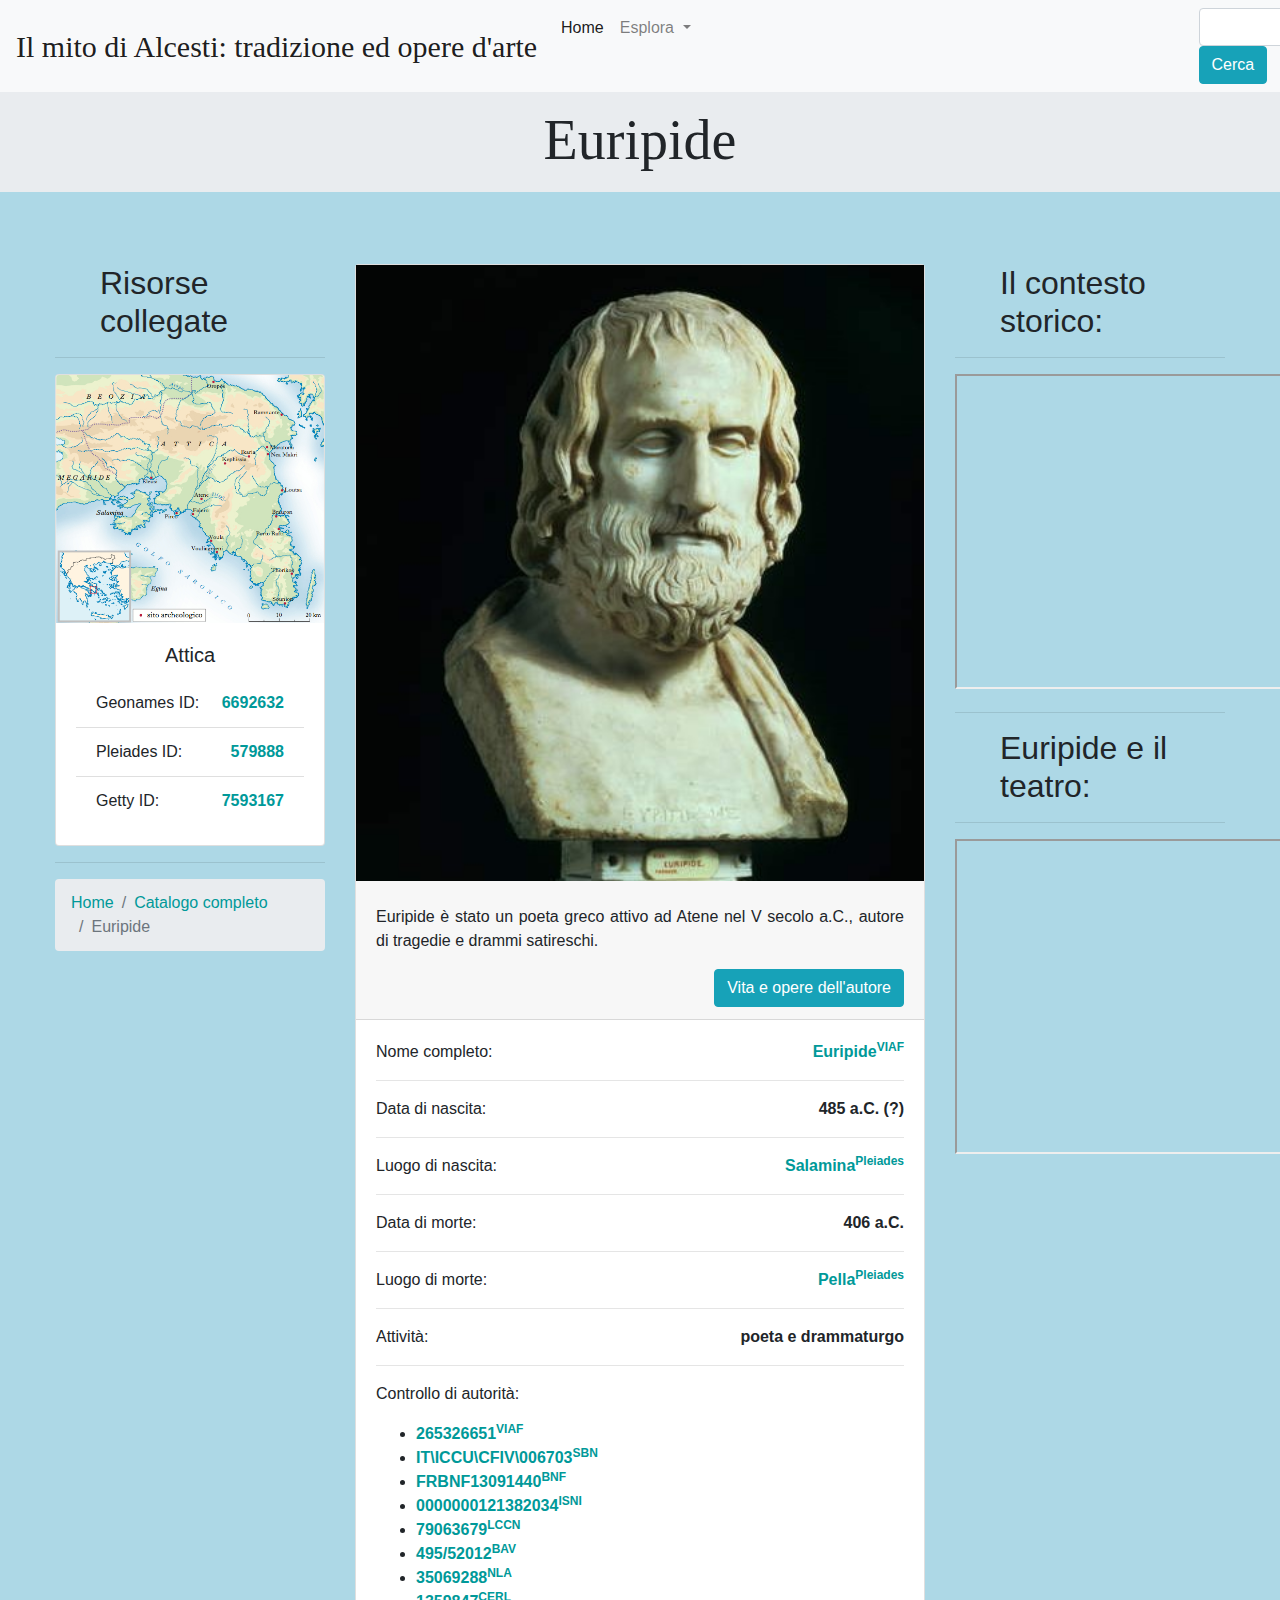
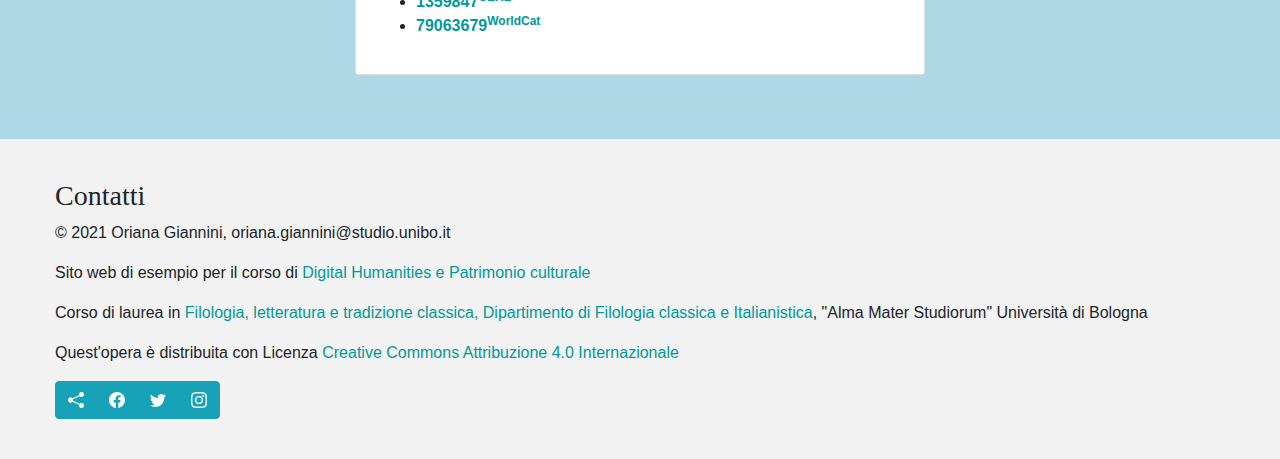
<file: persona.htm>
<!DOCTYPE html>
<html lang="it">
<head>
<!-- charset -->
<meta charset="UTF-8">
<!-- viewport -->
<meta name="viewport" content="width=device-width, initial-scale=1, shrink-to-fit=no">
<!-- keywords -->
<meta name="keywords" content="mitologia greca, letteratura greca, Euripide, tragedia greca, opere d'arte, arte antica, papiri, manoscritti">
<!-- metadati DC -->
<meta name="DC.Title" content="Il mito di Alcesti: tradizione ed opere d'arte">
<meta name="DC.Creator" content="Oriana Giannini">
<meta name="DC.Subject" content="Il mito greco di Alcesti">
<meta name="DC.Description" content="il sito offre una collezione di testimonianze di vario genere e di epoche diverse sul mito di Alcesti">
<meta name="DC.Publisher"
        content="GitHub">
<meta name="DC.Date" content="09/2021">
<meta name="DC.Type" content="Sito web">
<meta name="DC.Format" content="HTML/CSS/JS">
<link rel="DC.Identifier" href=" https://orianagiannini.github.io/il-mito-di-alcesti/">
<meta name="DC.Source" content="https://papyri.info/#">
<meta name="DC.Source" content="https://www.trismegistos.org/index.php">
<meta name="DC.Source" content="https://digi.vatlib.it/?ling=it">
<meta name="DC.Source" content="https://mannapoli.it/">
<meta name="DC.Source" content="https://www.wga.hu/index.html">
<meta name="DC.Source" content="https://it.wikipedia.org/wiki/Pagina_principale">
<meta name="DC.Source" content="https://d.iogen.es/web">
<meta name="DC.Language" content="it">
<meta name="DC.Coverage" content="http://vocab.getty.edu/page/tgn/1000080">
<meta name="DC.Rights" content="https://creativecommons.org/licenses/by/4.0/">
<title>Il mito di Alcesti: tradizione ed opere d'arte</title>
<!-- bootstrap CSS-->
<link rel="stylesheet" type="text/css" href="bootstrap/css/bootstrap.min.css">
<!--link al CSS esterno -->
<link rel="stylesheet" type="text/css" href="style.css">
</head>
<body>
	<header id="tornasu">
		<nav class="navbar navbar-expand-lg navbar-light bg-light">
		   <a class="navbar-brand" href="#">Il mito di Alcesti: tradizione ed opere d'arte</a>
		   <button class="navbar-toggler" type="button" data-bs-toggle="collapse" data-bs-target="#navbarSupportedContent" aria-controls="navbarSupportedContent" aria-expanded="false" aria-label="Toggle navigation">
		     <span class="navbar-toggler-icon"></span>
		   </button>   
		   <div class="collapse navbar-collapse" id="navbarSupportedContent">
		      <ul class="navbar-nav me-auto mb-2 mb-lg-0">
		        <li class="nav-item">
		          <a class="nav-link active" aria-current="page" href="index.htm">Home</a>
		        </li>
		        <li class="nav-item dropdown">
		          <a class="nav-link dropdown-toggle" href="#" id="navbarDropdown" role="button" data-bs-toggle="dropdown" aria-expanded="false">
		            Esplora
		          </a>
		          <ul class="dropdown-menu" aria-labelledby="navbarDropdown">
		            <li><a class="dropdown-item" href="#">le opere d'arte</a></li>
		            <li><a class="dropdown-item" href="#">I testi</a></li>
		            <li><a class="dropdown-item" href="catalogo.htm">Il catalogo completo</a></li>
		          </ul>
		        </li>
		      	<form class="form-inline my-2 my-lg-0">
      				<input class="form-control mr-sm-2" type="search" aria-label="Search">
      				<button class="btn btn-info my-2 my-sm-0" type="submit">Cerca</button>
    			</form>
		    </div>
		</nav>
	</header>
	<main>
		<div class="jumbotron jumbotron-fluid">
		  <div class="container">
		    <h3 class="display-4">Euripide</h3>
		  </div>
		</div>
		<div class="container-fluid">
			<div class="row">
				<div class="col-md-3">
					<!-- NAVIGAZIONE CONTESTUALE -->
					<aside>
						<h2>Risorse collegate</h2>
						<hr>
						<div class="card">
						  <img src="immagini/attica.jpg" class="card-img-top" alt="Attica, regione della Grecia">
						  <div class="card-body">
						  	<h5 class="card-title text-center">Attica</h5>
						  	<ul class="list-group list-group-flush">
								<li class="list-group-item">Geonames ID: <b class="float-right"><a href="https://www.geonames.org/6692632/attica.html" target="_blank">6692632</b></a></li>
								<li class="list-group-item">Pleiades ID: <b class="float-right"><a href="https://pleiades.stoa.org/places/579888" target="_blank">579888</b></a></li>
								<li class="list-group-item">Getty ID: <b class="float-right"><a href="http://vocab.getty.edu/page/tgn/7593167" target="_blank">7593167</b></a></li>
	                  				</ul>
						  </div>
						</div>
					</aside>
					<hr>
					<nav aria-label="breadcrumb">
	  					<ol class="breadcrumb">
							<li class="breadcrumb-item"><a href="index.htm">Home</a></li>
							<li class="breadcrumb-item active" aria-current="page"><a href="catalogo.htm">Catalogo completo</a></li>
							<li class="breadcrumb-item active" aria-current="page">Euripide</li>
	  					</ol>
					</nav>
				</div>
				<!-- scheda persona -->
				<div class="col-md-6">
						<div class="card w-100 mb-4">
							<img src="immagini/ritrattoeurmod.jpg">
							<div class="card-header pt-4">
							    <p class="text-justify">
							       Euripide è stato un poeta greco attivo ad Atene nel V secolo a.C., autore di tragedie e drammi satireschi.
							    </p>
							    <a href="https://www.mondadorieducation.it/risorse/media/secondaria_secondo/greco/enciclopedia_antico/lemmi/euripide.htm" target="_blank" class="btn btn-info" style="float: right;">Vita e opere dell'autore</a>
							</div>
							<div class="card-body">
							<p class="card-text">
								Nome completo: <b class="float-right"><a href="http://viaf.org/viaf/265326651/#Eur%C3%ADpides" target="_blank" title="Identificativo VIAF Euripide">Euripide<sup>VIAF</sup></a></b>
							</p>
							<hr>
							<p class="card-text">
							    Data di nascita: <b class="float-right">485 a.C. (?)</b>
							</p>
							<hr>
							<p class="card-text">
							    Luogo di nascita: <b class="float-right"><a href="https://pleiades.stoa.org/places/580101" target="_blank" title="Identificativo Pleiades di Salamina, Grecia">Salamina<sup>Pleiades</sup></a></b>
							</p>
							<hr>
							<p class="card-text">
							    Data di morte: <b class="float-right">406 a.C.</b>
							</p>
							<hr>
							<p class="card-text">
							    Luogo di morte: <b class="float-right"><a href="https://pleiades.stoa.org/places/491688" target="_blank" title="Identificativo Pleiades di Pella, Macedonia">Pella<sup>Pleiades</sup></a></b>
							</p>
							<hr>
							<p class="card-text">Attività: <b class="float-right">poeta e drammaturgo</b></p>
							<hr>
							<p class="card-text">Controllo di autorità: </p>
							<ul>
								<li>
								<!--VIAF -->
								<b><a href="http://viaf.org/viaf/265326651/#Eur%C3%ADpides" target="_blank" title="Identificativo VIAF Euripide">265326651<sup>VIAF</sup></a></b>
							    </li>                                    
							    <!-- SBN -->
							    <li>
								<b><a href="https://opac.sbn.it/opacsbn/opaclib?saveparams=false&db=solr_auth&select_db=solr_auth&searchForm=opac%2Ficcu%2Fauthority.jsp&resultForward=opac%2Ficcu%2Ffull_auth.jsp&do_cmd=search_show_cmd&sortquery=%2BBY%2B%2540attrset%2Bbib-1%2B%2B%2540attr%2B1%253D1003&sortlabel=&item:6003:Nome=Euripide&item:63:Note=&item:1016:Any=&item:6128:authority.nascita:4:4=&item:7128:authority.nascita:2:4=&item:6129:authority.morte:4:4=&item:7129:authority.morte:2:4=&filter_nocheck:6021:Tipo_nome=&item:1032:Codice_Auth=&Invia=Avvia+la+ricerca&nentries=1&fname=none&from=1" target="_blank" title="Identificativo SBN di Euripide">IT\ICCU\CFIV\006703<sup>SBN</sup></a></b>
							    </li>                                   
							    <!-- BNF -->
							    <li>
								<b><a href="https://catalogue.bnf.fr/ark:/12148/cb130914401" target="_blank" title="Identificativo BNF di Euripide">FRBNF13091440<sup>BNF</sup></a></b>						
							    </li>
							    <!-- ISNI-->
							    <li>
								<b><a href="https://isni.org/isni/0000000121382034" target="_blank" title="Identificativo ISNI Euripide">0000000121382034<sup>ISNI</sup></a></b>
							    </li>
							    <!-- LCCN -->
							    <li>
								<b><a href="https://id.loc.gov/authorities/names/n79063679.html" target="_blank" title="Identificativo LCCN di Euripide">79063679<sup>LCCN</sup></a></b>
							    </li>
							    <!-- BAV -->
							    <li>
								<b><a href="https://opac.vatlib.it/auth/detail/495_52012" target="_blank" title="Identificativo BAV di Euripide">495/52012<sup>BAV</sup></a></b>
							    </li>
							    <!-- NLA -->
							    <li>
								<b><a href="https://librariesaustralia.nla.gov.au/search/display?dbid=auth&id=35069288" target="_blank" title="Identificativo NLA di Euripide">35069288<sup>NLA</sup></a></b>
							    </li>
							    <!-- CERL -->
							    <li>
								<b><a href="http://thesaurus.cerl.org/record/cnp01359847" target="_blank" title="Identificativo CERL di Euripide">1359847<sup>CERL</sup></a></b>
							    </li>
							    <!-- WorldCat -->
							    <li>
								<b><a href="https://www.worldcat.org/identities/lccn-n79063679/" target="_blank" title="Identificativo WorldCat di Euripide">79063679<sup>WorldCat</sup></a></b>
							    </li>
                                			</ul>
	                    </div>
	                </div>
	            </div>
				<div class="col-md-3">
					<aside>
						<h2>Il contesto storico:</h2>
						<hr>
						<iframe width="350" height="315" src="https://www.youtube.com/embed/Krm7jeOwtjk" title="YouTube video player" frameborder="2" allow="accelerometer; autoplay; clipboard-write; encrypted-media; gyroscope; picture-in-picture" allowfullscreen></iframe>
						<hr>
						<h2>Euripide e il teatro:</h2>
						<hr>
						<iframe width="350" height="315" src="https://www.youtube.com/embed/FaeVH8YNjeM" title="YouTube video player" frameborder="2" allow="accelerometer; autoplay; clipboard-write; encrypted-media; gyroscope; picture-in-picture" allowfullscreen></iframe>
					</aside>
				</div>
			</div>
		</div>		  
	</main>
	<footer>
		<div class="info container-fluid">
			<div class="row">
				<div class="copy col-md-12">
					<h3 id="contacts">Contatti</h3>
					<p class="varie">&copy; 2021 Oriana Giannini, oriana.giannini@studio.unibo.it</p>
					<p class="varie">Sito web di esempio per il corso di <a class="rif" href="https://www.unibo.it/it/didattica/insegnamenti/insegnamento/2020/444725" target="_blank">Digital Humanities e Patrimonio culturale</a></p>
					<p class="varie">Corso di laurea in <a class="rif" href="https://corsi.unibo.it/magistrale/FilologiaClassica" target="_blank">Filologia, letteratura e tradizione classica,</a><a class="rif" href="https://ficlit.unibo.it/it" target="_blank"> Dipartimento di Filologia classica e Italianistica</a>, "Alma Mater Studiorum" Università di Bologna</p>
					<p class="varie">Quest'opera è distribuita con Licenza <a rel="license" href="http://creativecommons.org/licenses/by/4.0/">Creative Commons Attribuzione 4.0 Internazionale</a></p>
					<div class="btn-toolbar" role="toolbar" aria-label="Toolbar with button groups">
  						<div class="btn-group mr-2" role="group" aria-label="First group">
    						<button type="button" class="btn btn-info">
    							<svg xmlns="bootstrap-icons/share-fill.svg" width="16" height="16" fill="currentColor" class="bi bi-share-fill" viewBox="0 0 16 16">
  									<path d="M11 2.5a2.5 2.5 0 1 1 .603 1.628l-6.718 3.12a2.499 2.499 0 0 1 0 1.504l6.718 3.12a2.5 2.5 0 1 1-.488.876l-6.718-3.12a2.5 2.5 0 1 1 0-3.256l6.718-3.12A2.5 2.5 0 0 1 11 2.5z"/>
							</svg>
    						</button>
    						<button type="button" class="btn btn-info">
    							<svg xmlns="bootstrap-icons/facebook.svg" width="16" height="16" fill="currentColor" class="bi bi-facebook" viewBox="0 0 16 16">
  									<path d="M16 8.049c0-4.446-3.582-8.05-8-8.05C3.58 0-.002 3.603-.002 8.05c0 4.017 2.926 7.347 6.75 7.951v-5.625h-2.03V8.05H6.75V6.275c0-2.017 1.195-3.131 3.022-3.131.876 0 1.791.157 1.791.157v1.98h-1.009c-.993 0-1.303.621-1.303 1.258v1.51h2.218l-.354 2.326H9.25V16c3.824-.604 6.75-3.934 6.75-7.951z"/>
							</svg>
    						</button>
    						<button type="button" class="btn btn-info">
    							<svg xmlns="bootstrap-icons/twitter.svg" width="16" height="16" fill="currentColor" class="bi bi-twitter" viewBox="0 0 16 16">
  									<path d="M5.026 15c6.038 0 9.341-5.003 9.341-9.334 0-.14 0-.282-.006-.422A6.685 6.685 0 0 0 16 3.542a6.658 6.658 0 0 1-1.889.518 3.301 3.301 0 0 0 1.447-1.817 6.533 6.533 0 0 1-2.087.793A3.286 3.286 0 0 0 7.875 6.03a9.325 9.325 0 0 1-6.767-3.429 3.289 3.289 0 0 0 1.018 4.382A3.323 3.323 0 0 1 .64 6.575v.045a3.288 3.288 0 0 0 2.632 3.218 3.203 3.203 0 0 1-.865.115 3.23 3.23 0 0 1-.614-.057 3.283 3.283 0 0 0 3.067 2.277A6.588 6.588 0 0 1 .78 13.58a6.32 6.32 0 0 1-.78-.045A9.344 9.344 0 0 0 5.026 15z"/>
							</svg>
    						</button>
    						<button type="button" class="btn btn-info">
    							<svg xmlns="bootstrap-icons/instagram.svg" width="16" height="16" fill="currentColor" class="bi bi-instagram" viewBox="0 0 16 16">
  									<path d="M8 0C5.829 0 5.556.01 4.703.048 3.85.088 3.269.222 2.76.42a3.917 3.917 0 0 0-1.417.923A3.927 3.927 0 0 0 .42 2.76C.222 3.268.087 3.85.048 4.7.01 5.555 0 5.827 0 8.001c0 2.172.01 2.444.048 3.297.04.852.174 1.433.372 1.942.205.526.478.972.923 1.417.444.445.89.719 1.416.923.51.198 1.09.333 1.942.372C5.555 15.99 5.827 16 8 16s2.444-.01 3.298-.048c.851-.04 1.434-.174 1.943-.372a3.916 3.916 0 0 0 1.416-.923c.445-.445.718-.891.923-1.417.197-.509.332-1.09.372-1.942C15.99 10.445 16 10.173 16 8s-.01-2.445-.048-3.299c-.04-.851-.175-1.433-.372-1.941a3.926 3.926 0 0 0-.923-1.417A3.911 3.911 0 0 0 13.24.42c-.51-.198-1.092-.333-1.943-.372C10.443.01 10.172 0 7.998 0h.003zm-.717 1.442h.718c2.136 0 2.389.007 3.232.046.78.035 1.204.166 1.486.275.373.145.64.319.92.599.28.28.453.546.598.92.11.281.24.705.275 1.485.039.843.047 1.096.047 3.231s-.008 2.389-.047 3.232c-.035.78-.166 1.203-.275 1.485a2.47 2.47 0 0 1-.599.919c-.28.28-.546.453-.92.598-.28.11-.704.24-1.485.276-.843.038-1.096.047-3.232.047s-2.39-.009-3.233-.047c-.78-.036-1.203-.166-1.485-.276a2.478 2.478 0 0 1-.92-.598 2.48 2.48 0 0 1-.6-.92c-.109-.281-.24-.705-.275-1.485-.038-.843-.046-1.096-.046-3.233 0-2.136.008-2.388.046-3.231.036-.78.166-1.204.276-1.486.145-.373.319-.64.599-.92.28-.28.546-.453.92-.598.282-.11.705-.24 1.485-.276.738-.034 1.024-.044 2.515-.045v.002zm4.988 1.328a.96.96 0 1 0 0 1.92.96.96 0 0 0 0-1.92zm-4.27 1.122a4.109 4.109 0 1 0 0 8.217 4.109 4.109 0 0 0 0-8.217zm0 1.441a2.667 2.667 0 1 1 0 5.334 2.667 2.667 0 0 1 0-5.334z"/>
							</svg>
						</button>
  						</div>
					</div>
				</div>
			</div>
		</div>
	</footer>
	<script src="https://code.jquery.com/jquery-3.6.0.slim.min.js"
    integrity="sha256-u7e5khyithlIdTpu22PHhENmPcRdFiHRjhAuHcs05RI=" crossorigin="anonymous"></script>
    	<script src="https://cdn.jsdelivr.net/npm/bootstrap@5.0.2/dist/js/bootstrap.bundle.min.js" integrity="sha384-MrcW6ZMFYlzcLA8Nl+NtUVF0sA7MsXsP1UyJoMp4YLEuNSfAP+JcXn/tWtIaxVXM" crossorigin="anonymous"></script>
	<script src="bootstrap/js/bootstrap.bundle.min.js"></script>
</body>
</html>
</file>
<file: style.css>
form {
	margin-left: 500px;
}

.navbar-brand {
	font-family: papyrus;
	font-size: 30px;
}

body {
	background-color: lightblue;
}

.rowhome {
	padding: 90px;
}

.row {
	padding: 40px;
}


footer {
	background-color: #f2f2f2;
}

a {
	color:#009999;
	text-decoration: none;

}

a:hover {
	color: grey;
	text-decoration: underline;
}

h3 {
	font-family: papyrus;

}

h2 {
	margin-left: 45px;
	margin-top: 0px;
}

h4 {
	font-size: 30px;
	font-family: papyrus;
}

.jumbotron.jumbotron-fluid {
text-align: center;
	height: 100px;
	padding: 15px;
}

.rowfooter {
	padding:30px;
}

.page-link {
	color: black;
}

.pagination {
	padding-left: 650px;
}

.card-text {
	text-align: justify;
}

.nav-link {
	color:black;
}

.nav-link hover {
	color: white;
}
</file>
